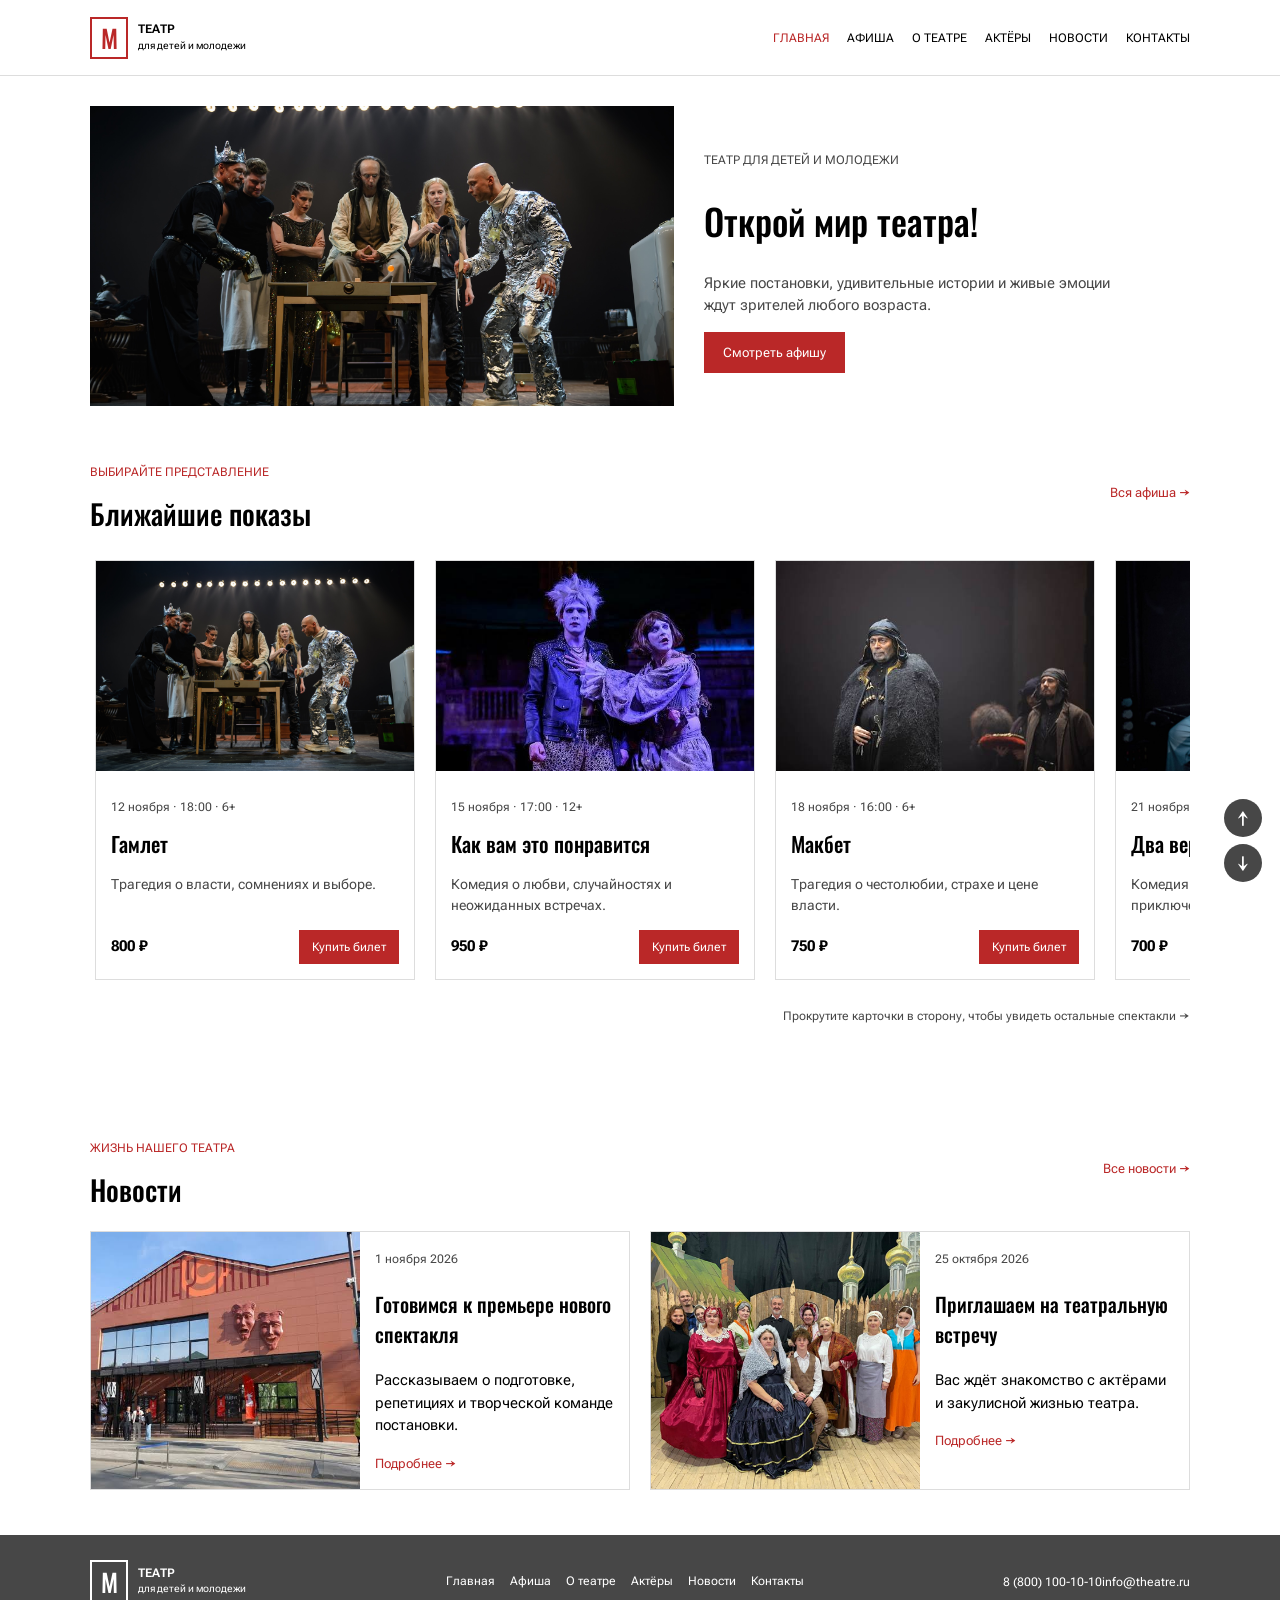
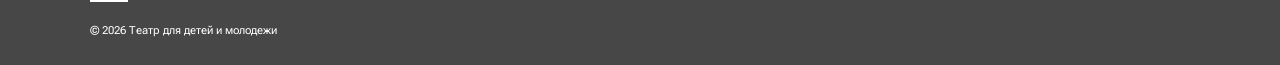
<file: index.html>
<!DOCTYPE html>
<html lang="ru">
<head>
  <meta charset="UTF-8">
  <meta name="viewport" content="width=device-width, initial-scale=1.0">
  <meta name="description" content="Театр для детей и молодежи — спектакли, афиша и новости.">
  <title>Театр для детей и молодежи — Главная</title>
  <link rel="stylesheet" href="css/style.css">
</head>
<body id="top">
  <header class="site-header">
    <div class="header-inner">
      <a class="logo" href="index.html" aria-label="На главную">
        <span class="logo-mark">М</span>
        <span class="logo-name">ТЕАТР<br><small>для детей и молодежи</small></span>
      </a>

      <nav class="main-nav" aria-label="Основная навигация">
        <a class="active" href="index.html">Главная</a>
        <a href="pages/afisha.html">Афиша</a>
        <a href="pages/about.html">О театре</a>
        <a href="pages/actors.html">Актёры</a>
        <a href="pages/news.html">Новости</a>
        <a href="pages/contacts.html">Контакты</a>
      </nav>
    </div>
  </header>

  <main>
    <section class="hero container" aria-label="Главный спектакль">
      <a class="hero-poster" href="pages/performance-1.html"><img src="images/hamlet.jpg" alt="Афиша спектакля Гамлет"></a>
      <div class="hero-info">
        <p class="eyebrow">Театр для детей и молодежи</p>
        <h1>Открой мир театра!</h1>
        <p>Яркие постановки, удивительные истории и живые эмоции ждут зрителей любого возраста.</p>
        <a class="button button-red" href="pages/afisha.html">Смотреть афишу</a>
      </div>
    </section>

    <section class="section container" id="performances">
      <div class="section-heading">
        <div>
          <p class="eyebrow">Выбирайте представление</p>
          <h2><a href="pages/afisha.html">Ближайшие показы</a></h2>
        </div>
        <a class="text-link" href="pages/afisha.html">Вся афиша <span aria-hidden="true">→</span></a>
      </div>

      <div class="performance-carousel">
        <article class="performance-card">
          <a class="card-poster" href="pages/performance-1.html"><img src="images/hamlet.jpg" alt="Спектакль Гамлет"></a>
          <div class="card-content">
            <p class="card-meta">12 ноября · 18:00 · 6+</p>
            <h3><a href="pages/performance-1.html">Гамлет</a></h3>
            <p class="card-description">Трагедия о власти, сомнениях и выборе.</p>
            <div class="card-bottom"><strong>800 ₽</strong><a class="button button-small" href="pages/tickets-1.html">Купить билет</a></div>
          </div>
        </article>

        <article class="performance-card">
          <a class="card-poster" href="pages/performance-2.html"><img src="images/as-you-like-it.jpg" alt="Спектакль Как вам это понравится"></a>
          <div class="card-content">
            <p class="card-meta">15 ноября · 17:00 · 12+</p>
            <h3><a href="pages/performance-2.html">Как вам это понравится</a></h3>
            <p class="card-description">Комедия о любви, случайностях и неожиданных встречах.</p>
            <div class="card-bottom"><strong>950 ₽</strong><a class="button button-small" href="pages/tickets-2.html">Купить билет</a></div>
          </div>
        </article>

        <article class="performance-card">
          <a class="card-poster" href="pages/performance-3.html"><img src="images/macbeth.jpg" alt="Спектакль Макбет"></a>
          <div class="card-content">
            <p class="card-meta">18 ноября · 16:00 · 6+</p>
            <h3><a href="pages/performance-3.html">Макбет</a></h3>
            <p class="card-description">Трагедия о честолюбии, страхе и цене власти.</p>
            <div class="card-bottom"><strong>750 ₽</strong><a class="button button-small" href="pages/tickets-3.html">Купить билет</a></div>
          </div>
        </article>

        <article class="performance-card">
          <a class="card-poster" href="pages/performance-4.html"><img src="images/two-gentlemen.jpg" alt="Спектакль Два веронца"></a>
          <div class="card-content">
            <p class="card-meta">21 ноября · 18:00 · 0+</p>
            <h3><a href="pages/performance-4.html">Два веронца</a></h3>
            <p class="card-description">Комедия о двух братьях, любви и приключениях.</p>
            <div class="card-bottom"><strong>700 ₽</strong><a class="button button-small" href="pages/tickets-4.html">Купить билет</a></div>
          </div>
        </article>
      </div>
      <p class="scroll-hint">Прокрутите карточки в сторону, чтобы увидеть остальные спектакли →</p>
    </section>

    <section class="section news-section">
      <div class="container">
        <div class="section-heading">
          <div>
            <p class="eyebrow">Жизнь нашего театра</p>
            <h2><a href="pages/news.html">Новости</a></h2>
          </div>
          <a class="text-link" href="pages/news.html">Все новости <span aria-hidden="true">→</span></a>
        </div>
        <div class="news-grid">
          <article class="news-card">
            <a class="news-image" href="pages/news.html"><img src="images/news-1.jpg" alt="Новости театра"></a>
            <div class="news-copy">
              <time datetime="2026-11-01">1 ноября 2026</time>
              <h3><a href="pages/news.html">Готовимся к премьере нового спектакля</a></h3>
              <p>Рассказываем о подготовке, репетициях и творческой команде постановки.</p>
              <a class="text-link" href="pages/news.html">Подробнее →</a>
            </div>
          </article>
          <article class="news-card">
            <a class="news-image" href="pages/news.html"><img src="images/news-2.jpg" alt="Жизнь театра"></a>
            <div class="news-copy">
              <time datetime="2026-10-25">25 октября 2026</time>
              <h3><a href="pages/news.html">Приглашаем на театральную встречу</a></h3>
              <p>Вас ждёт знакомство с актёрами и закулисной жизнью театра.</p>
              <a class="text-link" href="pages/news.html">Подробнее →</a>
            </div>
          </article>
        </div>
      </div>
    </section>
  </main>

  <footer class="site-footer">
    <div class="container footer-inner">
      <a class="logo logo-footer" href="index.html">
        <span class="logo-mark">М</span>
        <span class="logo-name">ТЕАТР<br><small>для детей и молодежи</small></span>
      </a>
      <nav class="footer-nav" aria-label="Навигация в подвале">
        <a href="index.html">Главная</a><a href="pages/afisha.html">Афиша</a>
        <a href="pages/about.html">О театре</a><a href="pages/actors.html">Актёры</a>
        <a href="pages/news.html">Новости</a><a href="pages/contacts.html">Контакты</a>
      </nav>
      <div class="footer-contact"><a href="tel:88001001010">8 (800) 100-10-10</a><a href="mailto:info@theatre.ru">info@theatre.ru</a></div>
      <p class="copyright">© 2026 Театр для детей и молодежи</p>
    </div>
  </footer><div id="bottom"></div>
<div class="scroll-controls" aria-label="Прокрутка страницы"><a href="#top" class="scroll-button" aria-label="Наверх" title="Наверх">↑</a><a href="#bottom" class="scroll-button" aria-label="Вниз" title="Вниз">↓</a></div></body>
</html>
</file>
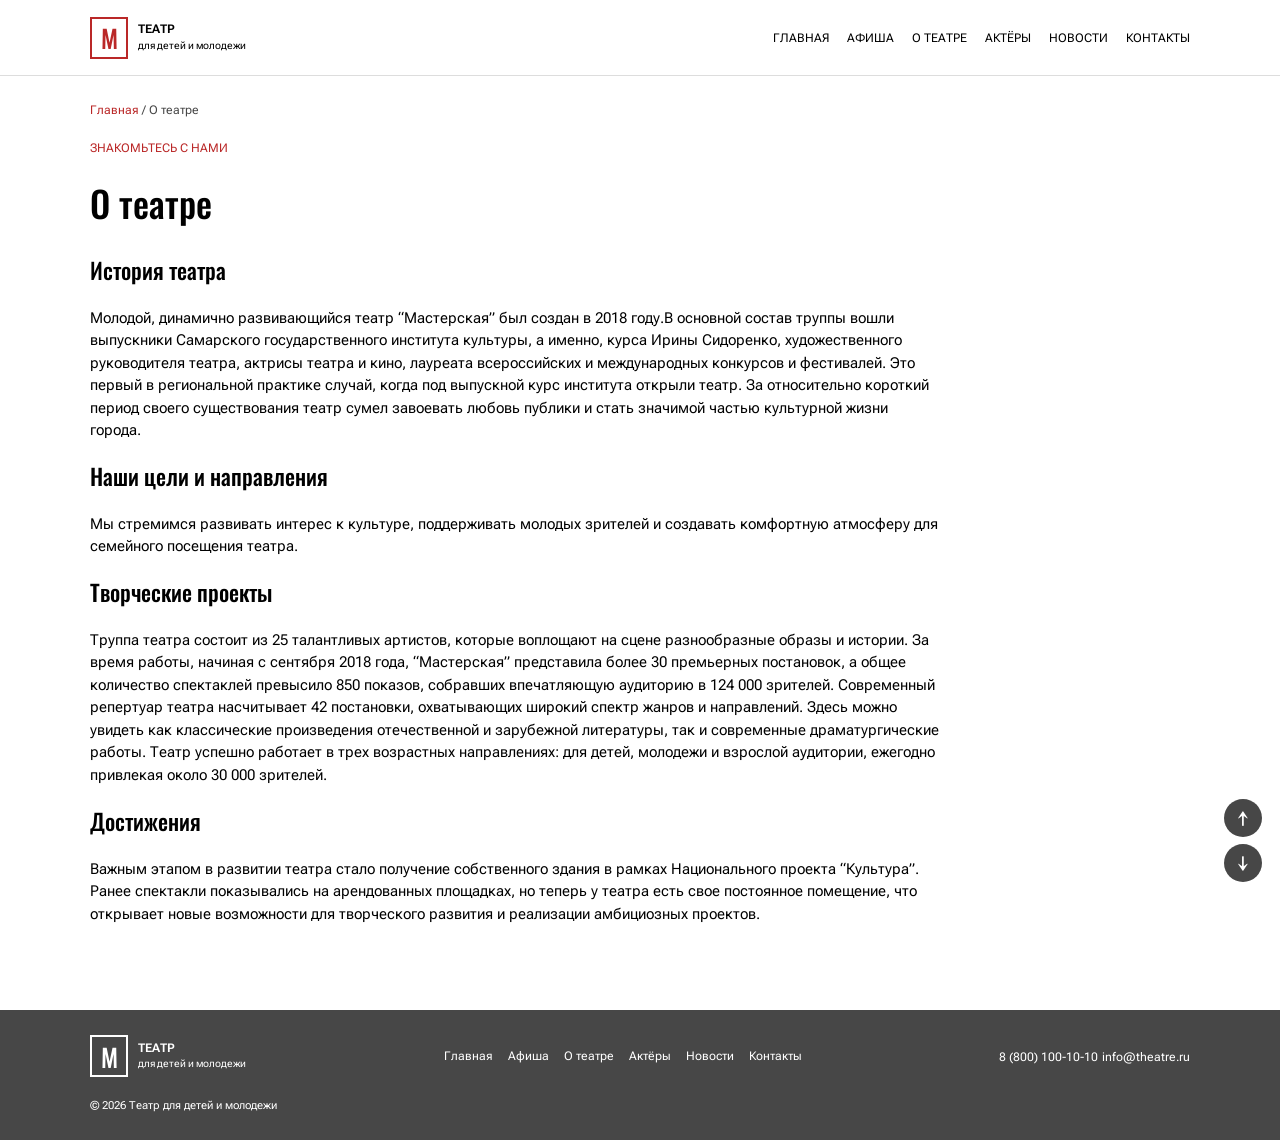
<file: pages/about.html>
<!DOCTYPE html>
<html lang="ru">
    <head>
        <meta charset="UTF-8">
        <meta name="viewport" content="width=device-width, initial-scale=1.0">
        <meta name="description" content="О театре — Театр для детей и молодежи">
        <title>О театре — Театр для детей и молодежи</title>
        <link rel="stylesheet" href="../css/style.css">
    </head>
    <body id="top">
        <header class="site-header">
            <div class="header-inner">
                <a class="logo" href="../index.html">
                    <span class="logo-mark">М</span>
                    <span class="logo-name">
                        ТЕАТР<br>
                        <small>для детей и молодежи</small>
                    </span>
                </a>
                <nav class="main-nav" aria-label="Основная навигация">
                    <a href="../index.html">Главная</a>
                    <a href="afisha.html">Афиша</a>
                    <a href="about.html">О театре</a>
                    <a href="actors.html">Актёры</a>
                    <a href="news.html">Новости</a>
                    <a href="contacts.html">Контакты</a>
                </nav>
            </div>
        </header>
        <main class="container inner-page">
            <div class="breadcrumbs">
                <a href="../index.html">Главная</a> / О театре
            </div>
            <p class="eyebrow">Знакомьтесь с нами</p>
            <h1>О театре</h1>
            <div class="content-section">
                <h2>История театра</h2>
                <p>Молодой, динамично развивающийся театр “Мастерская” был создан в 2018 году.В основной состав труппы вошли выпускники Самарского государственного института культуры, а именно, курса Ирины Сидоренко, художественного руководителя театра, актрисы театра и кино, лауреата всероссийских и международных конкурсов и фестивалей. Это первый в региональной практике случай, когда под выпускной курс института открыли театр. За относительно короткий период своего существования театр сумел завоевать любовь публики и стать значимой частью культурной жизни города.</p>
                <h2>Наши цели и направления</h2>
                <p>Мы стремимся развивать интерес к культуре, поддерживать молодых зрителей и создавать комфортную атмосферу для семейного посещения театра.</p>
                <h2>Творческие проекты</h2>
                <p>Труппа театра состоит из 25 талантливых артистов, которые воплощают на сцене разнообразные образы и истории. За время работы, начиная с сентября 2018 года, “Мастерская” представила более 30 премьерных постановок, а общее количество спектаклей превысило 850 показов, собравших впечатляющую аудиторию в 124 000 зрителей.

Современный репертуар театра насчитывает 42 постановки, охватывающих широкий спектр жанров и направлений. Здесь можно увидеть как классические произведения отечественной и зарубежной литературы, так и современные драматургические работы. Театр успешно работает в трех возрастных направлениях: для детей, молодежи и взрослой аудитории, ежегодно привлекая около 30 000 зрителей.</p>
                <h2>Достижения</h2>
                <p>
Важным этапом в развитии театра стало получение собственного здания в рамках Национального проекта “Культура”. Ранее спектакли показывались на арендованных площадках, но теперь у театра есть свое постоянное помещение, что открывает новые возможности для творческого развития и реализации амбициозных проектов.</p>
            </div>
        </main>
        <footer class="site-footer">
            <div class="container footer-inner">
                <a class="logo logo-footer" href="../index.html">
                    <span class="logo-mark">М</span>
                    <span class="logo-name">
                        ТЕАТР<br>
                        <small>для детей и молодежи</small>
                    </span>
                </a>
                <nav class="footer-nav">
                    <a href="../index.html">Главная</a>
                    <a href="afisha.html">Афиша</a>
                    <a href="about.html">О театре</a>
                    <a href="actors.html">Актёры</a>
                    <a href="news.html">Новости</a>
                    <a href="contacts.html">Контакты</a>
                </nav>
                <div class="footer-contact">
                    <a href="tel:88001001010">8 (800) 100-10-10</a>
                    <a href="mailto:info@theatre.ru">info@theatre.ru</a>
                </div>
                <p class="copyright">© 2026 Театр для детей и молодежи</p>
            </div>
        </footer>
        <div id="bottom"></div>
        <div class="scroll-controls" aria-label="Прокрутка страницы">
            <a href="#top" class="scroll-button" aria-label="Наверх" title="Наверх">↑</a>
            <a href="#bottom" class="scroll-button" aria-label="Вниз" title="Вниз">↓</a>
        </div>
    </body>
</html>
</file>
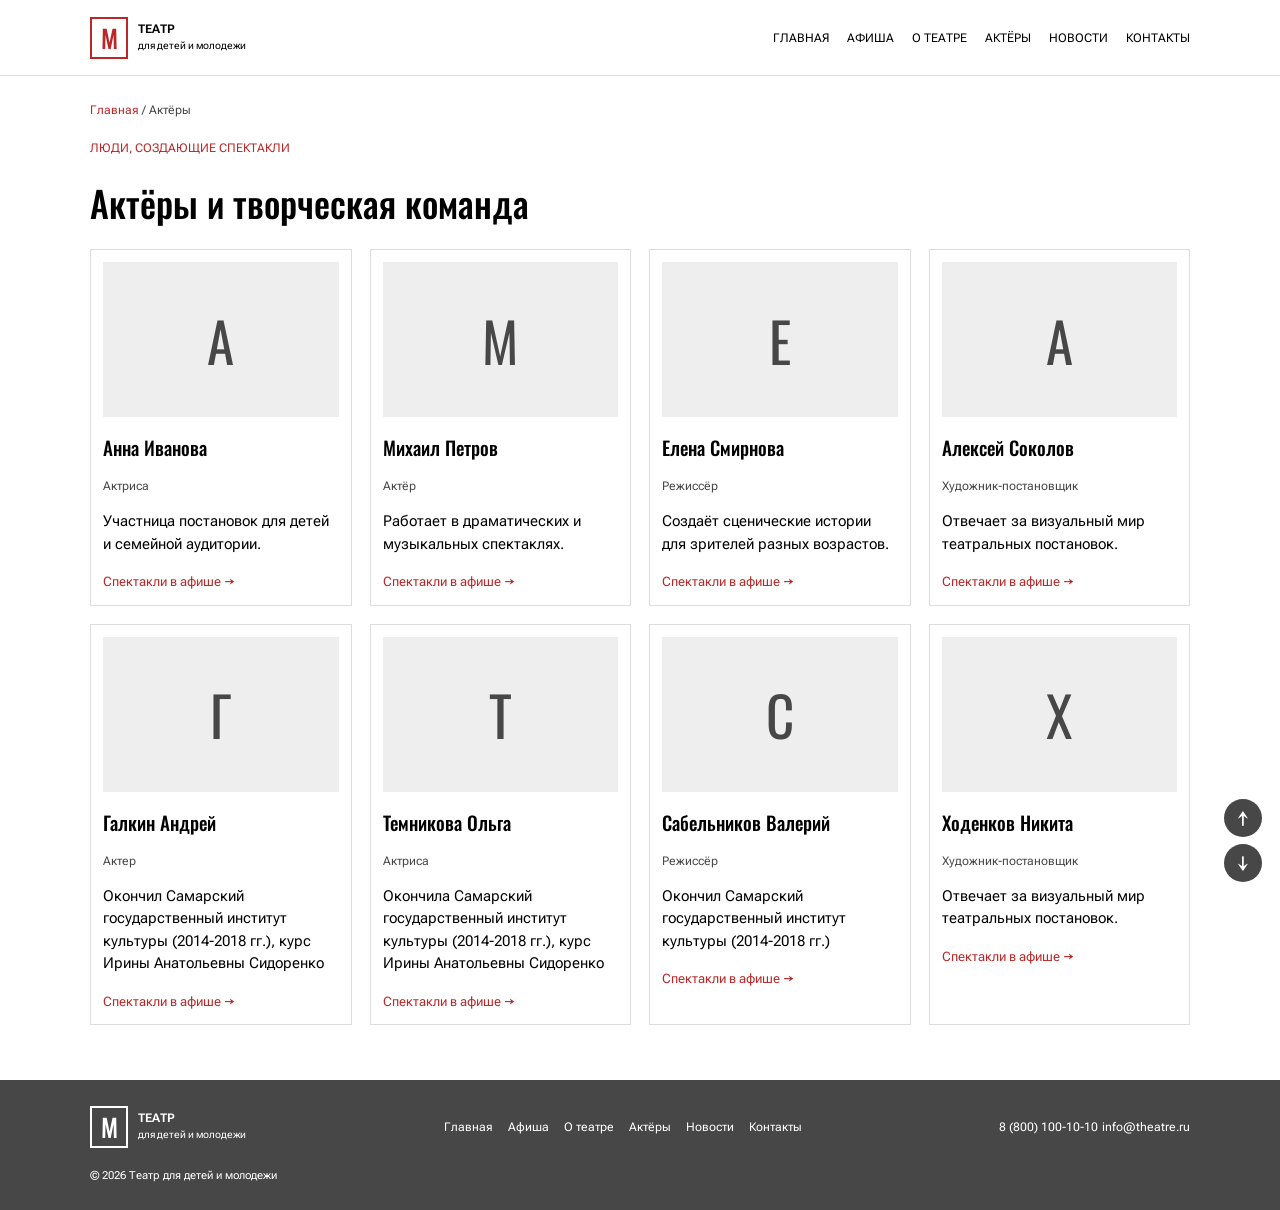
<file: pages/actors.html>
<!DOCTYPE html>
<html lang="ru">
    <head>
        <meta charset="UTF-8">
        <meta name="viewport" content="width=device-width, initial-scale=1.0">
        <meta name="description" content="Актёры — Театр для детей и молодежи">
        <title>Актёры — Театр для детей и молодежи</title>
        <link rel="stylesheet" href="../css/style.css">
    </head>
    <body id="top">
        <header class="site-header">
            <div class="header-inner">
                <a class="logo" href="../index.html">
                    <span class="logo-mark">М</span>
                    <span class="logo-name">
                        ТЕАТР<br>
                        <small>для детей и молодежи</small>
                    </span>
                </a>
                <nav class="main-nav" aria-label="Основная навигация">
                    <a href="../index.html">Главная</a>
                    <a href="afisha.html">Афиша</a>
                    <a href="about.html">О театре</a>
                    <a href="actors.html">Актёры</a>
                    <a href="news.html">Новости</a>
                    <a href="contacts.html">Контакты</a>
                </nav>
            </div>
        </header>
        <main class="container inner-page">
            <div class="breadcrumbs">
                <a href="../index.html">Главная</a> / Актёры
            </div>
            <p class="eyebrow">Люди, создающие спектакли</p>
            <h1>Актёры и творческая команда</h1>
            <div class="people-grid">
                <article class="person-card">
                    <div class="person-placeholder">А</div>
                    <h2>Анна Иванова</h2>
                    <p class="card-meta">Актриса</p>
                    <p>Участница постановок для детей и семейной аудитории.</p>
                    <a class="text-link" href="afisha.html">Спектакли в афише →</a>
                </article>
                <article class="person-card">
                    <div class="person-placeholder">М</div>
                    <h2>Михаил Петров</h2>
                    <p class="card-meta">Актёр</p>
                    <p>Работает в драматических и музыкальных спектаклях.</p>
                    <a class="text-link" href="afisha.html">Спектакли в афише →</a>
                </article>
                <article class="person-card">
                    <div class="person-placeholder">Е</div>
                    <h2>Елена Смирнова</h2>
                    <p class="card-meta">Режиссёр</p>
                    <p>Создаёт сценические истории для зрителей разных возрастов.</p>
                    <a class="text-link" href="afisha.html">Спектакли в афише →</a>
                </article>
                <article class="person-card">
                    <div class="person-placeholder">А</div>
                    <h2>Алексей Соколов</h2>
                    <p class="card-meta">Художник-постановщик</p>
                    <p>Отвечает за визуальный мир театральных постановок.</p>
                    <a class="text-link" href="afisha.html">Спектакли в афише →</a>
                </article>
                <article class="person-card">
                    <div class="person-placeholder">Г</div>
                    <h2>Галкин Андрей</h2>
                    <p class="card-meta">Актер</p>
                    <p>Окончил Самарский государственный институт культуры (2014-2018 гг.), курс Ирины Анатольевны Сидоренко</p>
                    <a class="text-link" href="afisha.html">Спектакли в афише →</a>
                </article>
                <article class="person-card">
                    <div class="person-placeholder">Т</div>
                    <h2>Темникова Ольга</h2>
                    <p class="card-meta">Актриса</p>
                    <p>Окончила Самарский государственный институт культуры (2014-2018 гг.), курс Ирины Анатольевны Сидоренко</p>
                    <a class="text-link" href="afisha.html">Спектакли в афише →</a>
                </article>
                <article class="person-card">
                    <div class="person-placeholder">С</div>
                    <h2>Сабельников Валерий</h2>
                    <p class="card-meta">Режиссёр</p>
                    <p>Окончил Самарский государственный институт культуры (2014-2018 гг.)</p>
                    <a class="text-link" href="afisha.html">Спектакли в афише →</a>
                </article>
                <article class="person-card">
                    <div class="person-placeholder">Х</div>
                    <h2>Ходенков Никита</h2>
                    <p class="card-meta">Художник-постановщик</p>
                    <p>Отвечает за визуальный мир театральных постановок.</p>
                    <a class="text-link" href="afisha.html">Спектакли в афише →</a>
                </article>
            </div>
        </main>
        <footer class="site-footer">
            <div class="container footer-inner">
                <a class="logo logo-footer" href="../index.html">
                    <span class="logo-mark">М</span>
                    <span class="logo-name">
                        ТЕАТР<br>
                        <small>для детей и молодежи</small>
                    </span>
                </a>
                <nav class="footer-nav">
                    <a href="../index.html">Главная</a>
                    <a href="afisha.html">Афиша</a>
                    <a href="about.html">О театре</a>
                    <a href="actors.html">Актёры</a>
                    <a href="news.html">Новости</a>
                    <a href="contacts.html">Контакты</a>
                </nav>
                <div class="footer-contact">
                    <a href="tel:88001001010">8 (800) 100-10-10</a>
                    <a href="mailto:info@theatre.ru">info@theatre.ru</a>
                </div>
                <p class="copyright">© 2026 Театр для детей и молодежи</p>
            </div>
        </footer>
        <div id="bottom"></div>
        <div class="scroll-controls" aria-label="Прокрутка страницы">
            <a href="#top" class="scroll-button" aria-label="Наверх" title="Наверх">↑</a>
            <a href="#bottom" class="scroll-button" aria-label="Вниз" title="Вниз">↓</a>
        </div>
    </body>
</html>
</file>
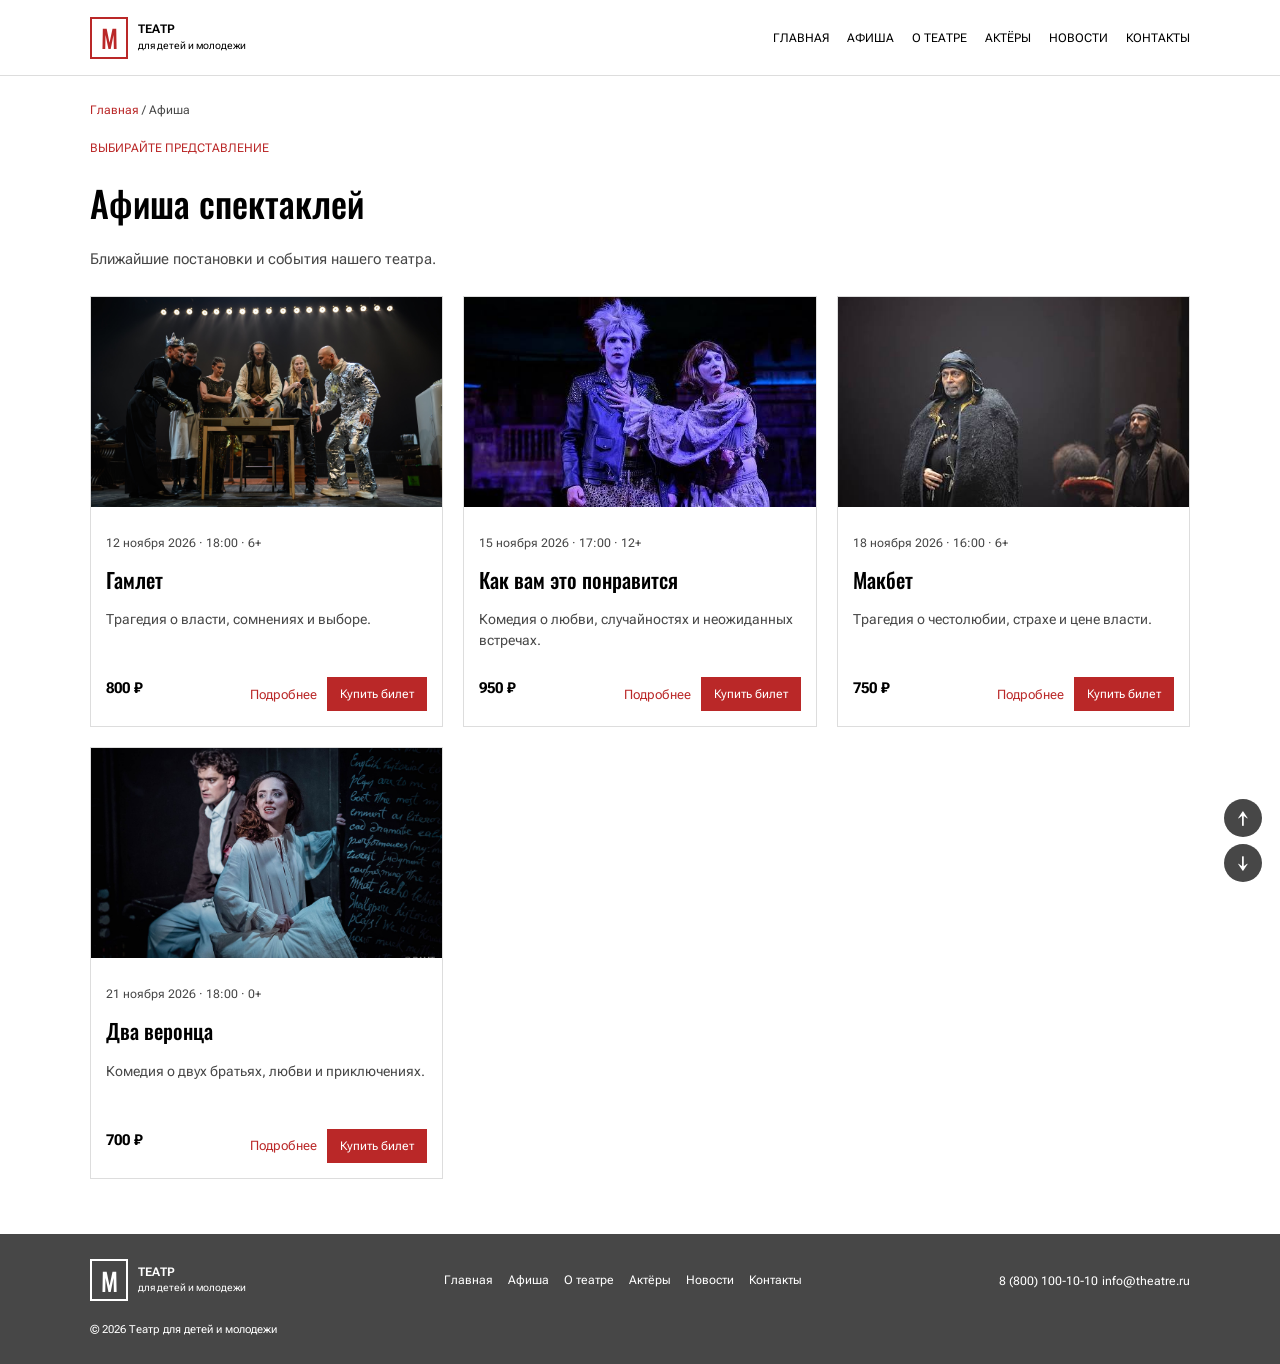
<file: pages/afisha.html>
<!DOCTYPE html>
<html lang="ru">
    <head>
        <meta charset="UTF-8">
        <meta name="viewport" content="width=device-width, initial-scale=1.0">
        <meta name="description" content="Афиша — Театр для детей и молодежи">
        <title>Афиша — Театр для детей и молодежи</title>
        <link rel="stylesheet" href="../css/style.css">
    </head>
    <body id="top">
        <header class="site-header">
            <div class="header-inner">
                <a class="logo" href="../index.html">
                    <span class="logo-mark">М</span>
                    <span class="logo-name">
                        ТЕАТР<br>
                        <small>для детей и молодежи</small>
                    </span>
                </a>
                <nav class="main-nav" aria-label="Основная навигация">
                    <a href="../index.html">Главная</a>
                    <a href="afisha.html">Афиша</a>
                    <a href="about.html">О театре</a>
                    <a href="actors.html">Актёры</a>
                    <a href="news.html">Новости</a>
                    <a href="contacts.html">Контакты</a>
                </nav>
            </div>
        </header>
        <main class="container inner-page">
            <div class="breadcrumbs">
                <a href="../index.html">Главная</a> / Афиша
            </div>
            <p class="eyebrow">Выбирайте представление</p>
            <h1>Афиша спектаклей</h1>
            <p class="lead">Ближайшие постановки и события нашего театра.</p>
            <div class="afisha-grid">
                <article class="performance-card">
                    <a class="card-poster" href="performance-1.html">
                        <img src="../images/hamlet.jpg" alt="Спектакль Гамлет">
                    </a>
                    <div class="card-content">
                        <p class="card-meta">12 ноября 2026 · 18:00 · 6+</p>
                        <h3>
                            <a href="performance-1.html">Гамлет</a>
                        </h3>
                        <p class="card-description">Трагедия о власти, сомнениях и выборе.</p>
                        <div class="card-bottom">
                            <strong>800 ₽</strong>
                            <div class="card-actions">
                                <a class="text-link" href="performance-1.html">Подробнее</a>
                                <a class="button button-small" href="tickets-1.html">Купить билет</a>
                            </div>
                        </div>
                    </div>
                </article>
                <article class="performance-card">
                    <a class="card-poster" href="performance-2.html">
                        <img src="../images/as-you-like-it.jpg" alt="Спектакль Как вам это понравится">
                    </a>
                    <div class="card-content">
                        <p class="card-meta">15 ноября 2026 · 17:00 · 12+</p>
                        <h3>
                            <a href="performance-2.html">Как вам это понравится</a>
                        </h3>
                        <p class="card-description">Комедия о любви, случайностях и неожиданных встречах.</p>
                        <div class="card-bottom">
                            <strong>950 ₽</strong>
                            <div class="card-actions">
                                <a class="text-link" href="performance-2.html">Подробнее</a>
                                <a class="button button-small" href="tickets-2.html">Купить билет</a>
                            </div>
                        </div>
                    </div>
                </article>
                <article class="performance-card">
                    <a class="card-poster" href="performance-3.html">
                        <img src="../images/macbeth.jpg" alt="Спектакль Макбет">
                    </a>
                    <div class="card-content">
                        <p class="card-meta">18 ноября 2026 · 16:00 · 6+</p>
                        <h3>
                            <a href="performance-3.html">Макбет</a>
                        </h3>
                        <p class="card-description">Трагедия о честолюбии, страхе и цене власти.</p>
                        <div class="card-bottom">
                            <strong>750 ₽</strong>
                            <div class="card-actions">
                                <a class="text-link" href="performance-3.html">Подробнее</a>
                                <a class="button button-small" href="tickets-3.html">Купить билет</a>
                            </div>
                        </div>
                    </div>
                </article>
                <article class="performance-card">
                    <a class="card-poster" href="performance-4.html">
                        <img src="../images/two-gentlemen.jpg" alt="Спектакль Два веронца">
                    </a>
                    <div class="card-content">
                        <p class="card-meta">21 ноября 2026 · 18:00 · 0+</p>
                        <h3>
                            <a href="performance-4.html">Два веронца</a>
                        </h3>
                        <p class="card-description">Комедия о двух братьях, любви и приключениях.</p>
                        <div class="card-bottom">
                            <strong>700 ₽</strong>
                            <div class="card-actions">
                                <a class="text-link" href="performance-4.html">Подробнее</a>
                                <a class="button button-small" href="tickets-4.html">Купить билет</a>
                            </div>
                        </div>
                    </div>
                </article>
            </div>
        </main>
        <footer class="site-footer">
            <div class="container footer-inner">
                <a class="logo logo-footer" href="../index.html">
                    <span class="logo-mark">М</span>
                    <span class="logo-name">
                        ТЕАТР<br>
                        <small>для детей и молодежи</small>
                    </span>
                </a>
                <nav class="footer-nav">
                    <a href="../index.html">Главная</a>
                    <a href="afisha.html">Афиша</a>
                    <a href="about.html">О театре</a>
                    <a href="actors.html">Актёры</a>
                    <a href="news.html">Новости</a>
                    <a href="contacts.html">Контакты</a>
                </nav>
                <div class="footer-contact">
                    <a href="tel:88001001010">8 (800) 100-10-10</a>
                    <a href="mailto:info@theatre.ru">info@theatre.ru</a>
                </div>
                <p class="copyright">© 2026 Театр для детей и молодежи</p>
            </div>
        </footer>
        <div id="bottom"></div>
        <div class="scroll-controls" aria-label="Прокрутка страницы">
            <a href="#top" class="scroll-button" aria-label="Наверх" title="Наверх">↑</a>
            <a href="#bottom" class="scroll-button" aria-label="Вниз" title="Вниз">↓</a>
        </div>
    </body>
</html>
</file>
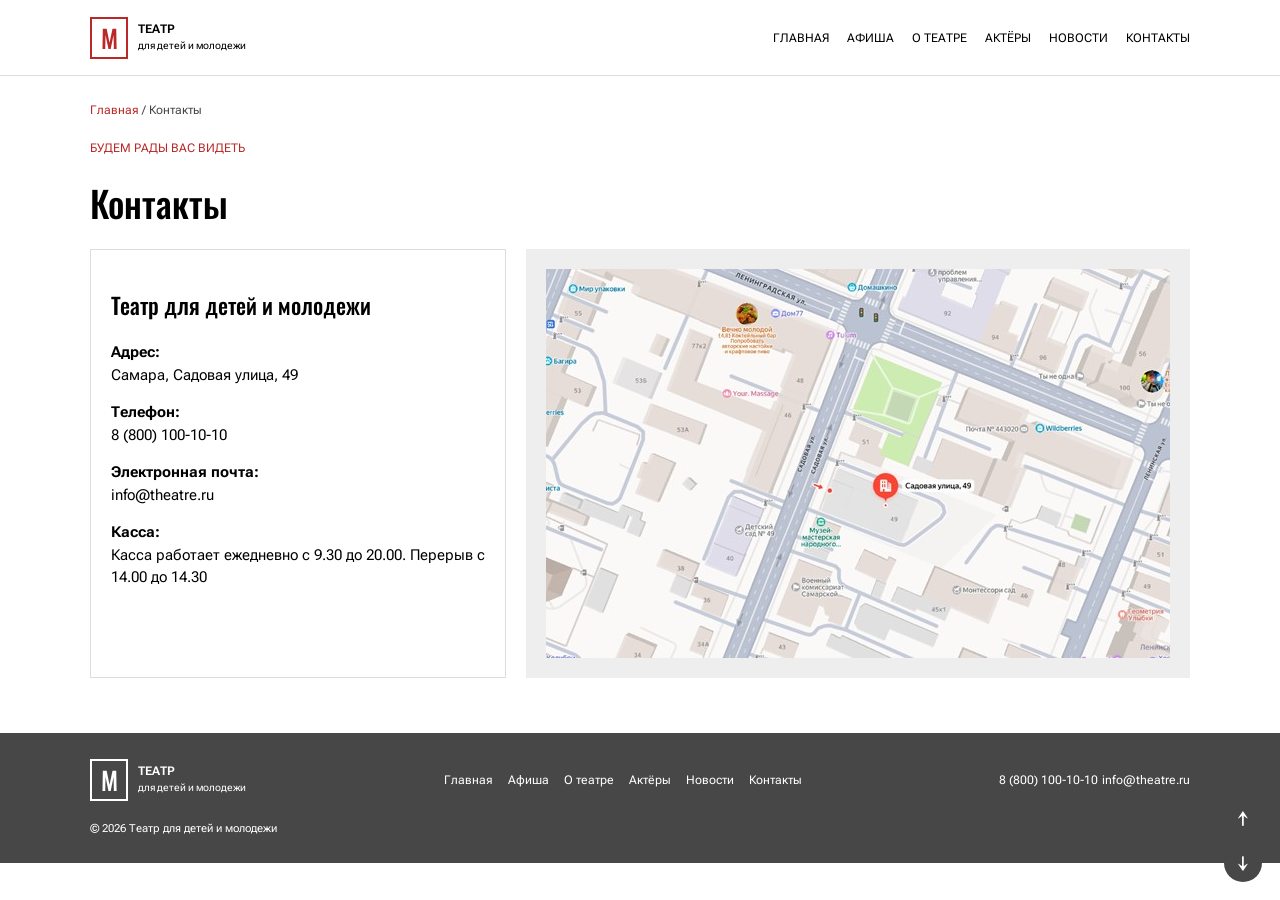
<file: pages/contacts.html>
<!DOCTYPE html>
<html lang="ru">
    <head>
        <meta charset="UTF-8">
        <meta name="viewport" content="width=device-width, initial-scale=1.0">
        <meta name="description" content="Контакты — Театр для детей и молодежи">
        <title>Контакты — Театр для детей и молодежи</title>
        <link rel="stylesheet" href="../css/style.css">
    </head>
    <body id="top">
        <header class="site-header">
            <div class="header-inner">
                <a class="logo" href="../index.html">
                    <span class="logo-mark">М</span>
                    <span class="logo-name">
                        ТЕАТР<br>
                        <small>для детей и молодежи</small>
                    </span>
                </a>
                <nav class="main-nav" aria-label="Основная навигация">
                    <a href="../index.html">Главная</a>
                    <a href="afisha.html">Афиша</a>
                    <a href="about.html">О театре</a>
                    <a href="actors.html">Актёры</a>
                    <a href="news.html">Новости</a>
                    <a href="contacts.html">Контакты</a>
                </nav>
            </div>
        </header>
        <main class="container inner-page">
            <div class="breadcrumbs">
                <a href="../index.html">Главная</a> / Контакты
            </div>
            <p class="eyebrow">Будем рады вас видеть</p>
            <h1>Контакты</h1>
            <div class="contact-grid">
                <section class="contact-card">
                    <h2>Театр для детей и молодежи</h2>
                    <p>
                        <strong>Адрес:</strong>
                        <br>Самара, Садовая улица, 49
                    </p>
                    <p>
                        <strong>Телефон:</strong>
                        <br>
                        <a href="tel:88001001010">8 (800) 100-10-10</a>
                    </p>
                    <p>
                        <strong>Электронная почта:</strong>
                        <br>
                        <a href="mailto:info@theatre.ru">info@theatre.ru</a>
                    </p>
                    <p>
                        <strong>Касса:</strong>
                        <br>Касса работает ежедневно с 9.30 до 20.00. Перерыв с 14.00 до 14.30
                    </p>
                </section>
                <div class="map-placeholder"><img src="../images/karta.jpg" alt="Карта"></div>
            </div>
        </main>
        <footer class="site-footer">
            <div class="container footer-inner">
                <a class="logo logo-footer" href="../index.html">
                    <span class="logo-mark">М</span>
                    <span class="logo-name">
                        ТЕАТР<br>
                        <small>для детей и молодежи</small>
                    </span>
                </a>
                <nav class="footer-nav">
                    <a href="../index.html">Главная</a>
                    <a href="afisha.html">Афиша</a>
                    <a href="about.html">О театре</a>
                    <a href="actors.html">Актёры</a>
                    <a href="news.html">Новости</a>
                    <a href="contacts.html">Контакты</a>
                </nav>
                <div class="footer-contact">
                    <a href="tel:88001001010">8 (800) 100-10-10</a>
                    <a href="mailto:info@theatre.ru">info@theatre.ru</a>
                </div>
                <p class="copyright">© 2026 Театр для детей и молодежи</p>
            </div>
        </footer>
        <div id="bottom"></div>
        <div class="scroll-controls" aria-label="Прокрутка страницы">
            <a href="#top" class="scroll-button" aria-label="Наверх" title="Наверх">↑</a>
            <a href="#bottom" class="scroll-button" aria-label="Вниз" title="Вниз">↓</a>
        </div>
    </body>
</html>
</file>
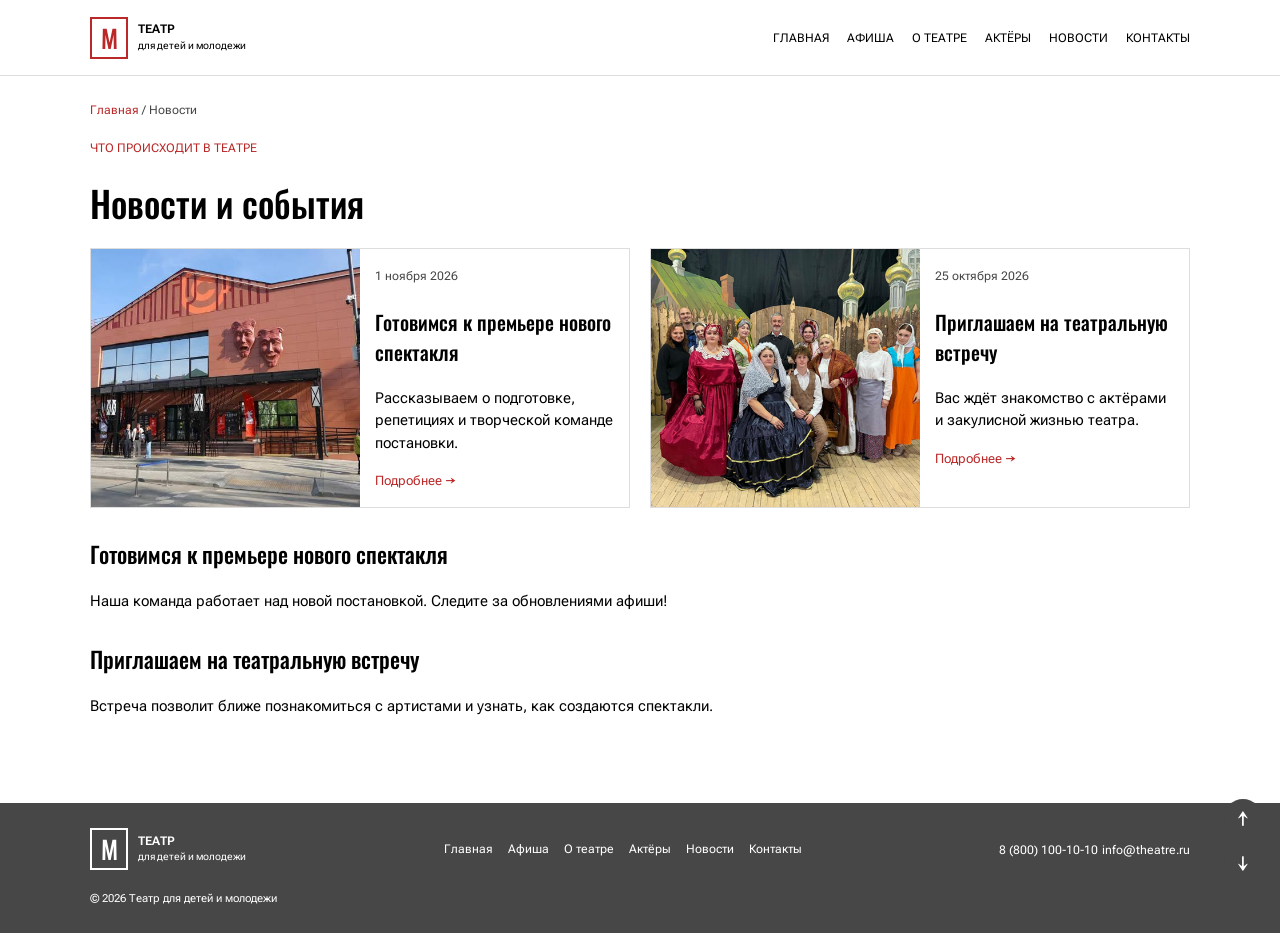
<file: pages/news.html>
<!DOCTYPE html>
<html lang="ru">
    <head>
        <meta charset="UTF-8">
        <meta name="viewport" content="width=device-width, initial-scale=1.0">
        <meta name="description" content="Новости — Театр для детей и молодежи">
        <title>Новости — Театр для детей и молодежи</title>
        <link rel="stylesheet" href="../css/style.css">
    </head>
    <body id="top">
        <header class="site-header">
            <div class="header-inner">
                <a class="logo" href="../index.html">
                    <span class="logo-mark">М</span>
                    <span class="logo-name">
                        ТЕАТР<br>
                        <small>для детей и молодежи</small>
                    </span>
                </a>
                <nav class="main-nav" aria-label="Основная навигация">
                    <a href="../index.html">Главная</a>
                    <a href="afisha.html">Афиша</a>
                    <a href="about.html">О театре</a>
                    <a href="actors.html">Актёры</a>
                    <a href="news.html">Новости</a>
                    <a href="contacts.html">Контакты</a>
                </nav>
            </div>
        </header>
        <main class="container inner-page">
            <div class="breadcrumbs">
                <a href="../index.html">Главная</a> / Новости
            </div>
            <p class="eyebrow">Что происходит в театре</p>
            <h1>Новости и события</h1>
            <div class="news-grid news-grid-page">
                <article class="news-card">
                    <div class="news-image">
                        <img src="../images/news-1.jpg" alt="Новости театра">
                    </div>
                    <div class="news-copy">
                        <time>1 ноября 2026</time>
                        <h3>Готовимся к премьере нового спектакля</h3>
                        <p>Рассказываем о подготовке, репетициях и творческой команде постановки.</p>
                        <a class="text-link" href="#news-one">Подробнее →</a>
                    </div>
                </article>
                <article class="news-card">
                    <div class="news-image">
                        <img src="../images/news-2.jpg" alt="Жизнь театра">
                    </div>
                    <div class="news-copy">
                        <time>25 октября 2026</time>
                        <h3>Приглашаем на театральную встречу</h3>
                        <p>Вас ждёт знакомство с актёрами и закулисной жизнью театра.</p>
                        <a class="text-link" href="#news-two">Подробнее →</a>
                    </div>
                </article>
            </div>
            <section id="news-one" class="content-section">
                <h2>Готовимся к премьере нового спектакля</h2>
                <p>Наша команда работает над новой постановкой. Следите за обновлениями афиши!</p>
            </section>
            <section id="news-two" class="content-section">
                <h2>Приглашаем на театральную встречу</h2>
                <p>Встреча позволит ближе познакомиться с артистами и узнать, как создаются спектакли.</p>
            </section>
        </main>
        <footer class="site-footer">
            <div class="container footer-inner">
                <a class="logo logo-footer" href="../index.html">
                    <span class="logo-mark">М</span>
                    <span class="logo-name">
                        ТЕАТР<br>
                        <small>для детей и молодежи</small>
                    </span>
                </a>
                <nav class="footer-nav">
                    <a href="../index.html">Главная</a>
                    <a href="afisha.html">Афиша</a>
                    <a href="about.html">О театре</a>
                    <a href="actors.html">Актёры</a>
                    <a href="news.html">Новости</a>
                    <a href="contacts.html">Контакты</a>
                </nav>
                <div class="footer-contact">
                    <a href="tel:88001001010">8 (800) 100-10-10</a>
                    <a href="mailto:info@theatre.ru">info@theatre.ru</a>
                </div>
                <p class="copyright">© 2026 Театр для детей и молодежи</p>
            </div>
        </footer>
        <div id="bottom"></div>
        <div class="scroll-controls" aria-label="Прокрутка страницы">
            <a href="#top" class="scroll-button" aria-label="Наверх" title="Наверх">↑</a>
            <a href="#bottom" class="scroll-button" aria-label="Вниз" title="Вниз">↓</a>
        </div>
    </body>
</html>
</file>
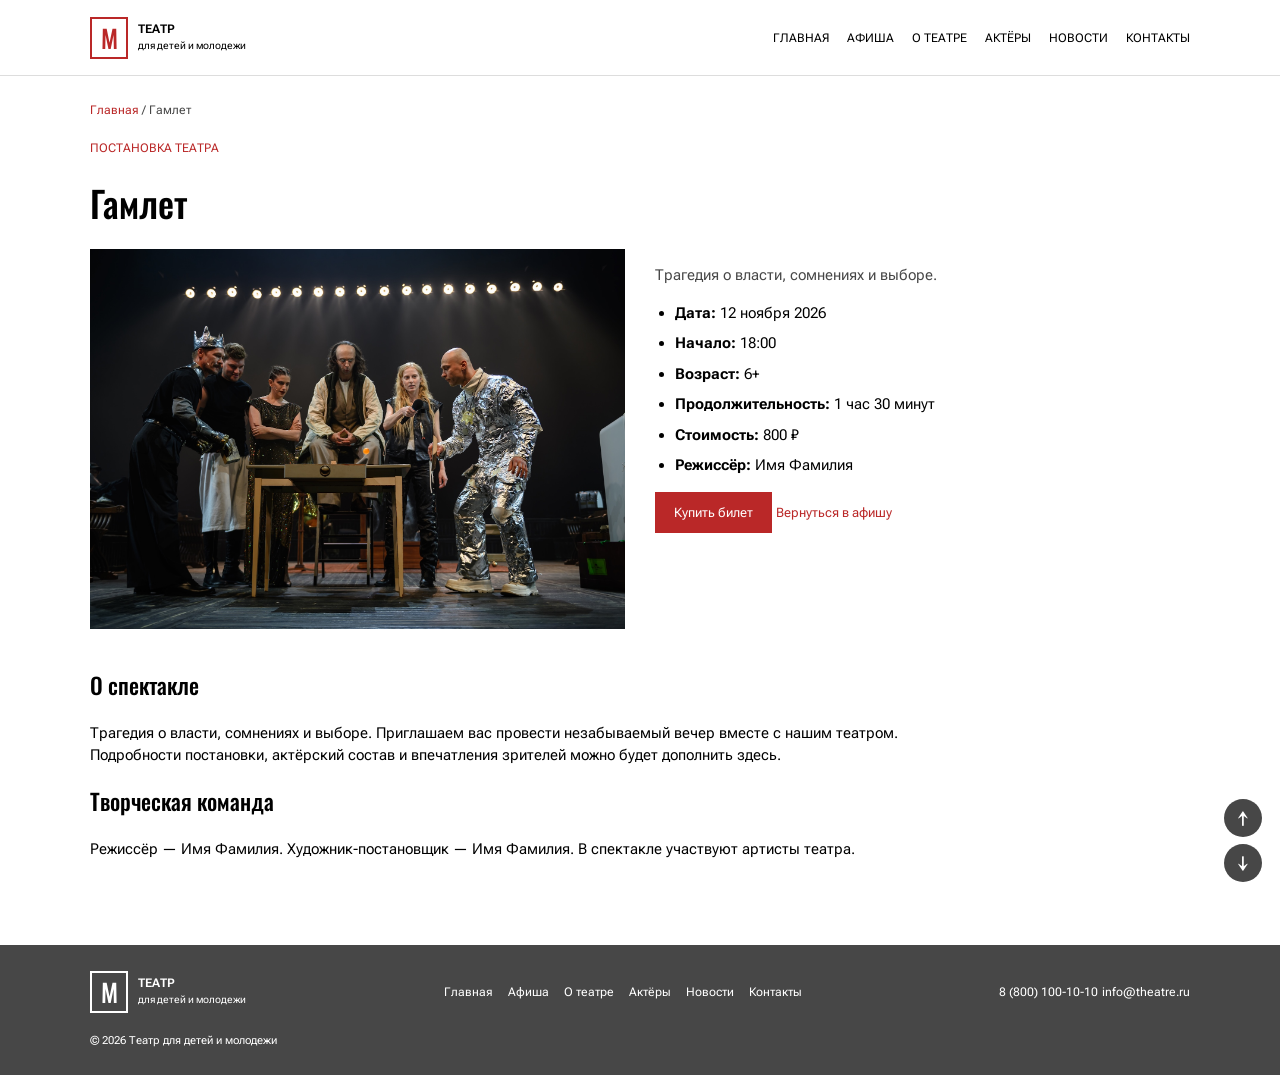
<file: pages/performance-1.html>
<!DOCTYPE html>
<html lang="ru">
    <head>
        <meta charset="UTF-8">
        <meta name="viewport" content="width=device-width, initial-scale=1.0">
        <meta name="description" content="Гамлет — Театр для детей и молодежи">
        <title>Гамлет — Театр для детей и молодежи</title>
        <link rel="stylesheet" href="../css/style.css">
    </head>
    <body id="top">
        <header class="site-header">
            <div class="header-inner">
                <a class="logo" href="../index.html">
                    <span class="logo-mark">М</span>
                    <span class="logo-name">
                        ТЕАТР<br>
                        <small>для детей и молодежи</small>
                    </span>
                </a>
                <nav class="main-nav" aria-label="Основная навигация">
                    <a href="../index.html">Главная</a>
                    <a href="afisha.html">Афиша</a>
                    <a href="about.html">О театре</a>
                    <a href="actors.html">Актёры</a>
                    <a href="news.html">Новости</a>
                    <a href="contacts.html">Контакты</a>
                </nav>
            </div>
        </header>
        <main class="container inner-page">
            <div class="breadcrumbs">
                <a href="../index.html">Главная</a> / Гамлет
            </div>
            <p class="eyebrow">Постановка театра</p>
            <h1>Гамлет</h1>
            <div class="detail-layout">
                <div class="detail-poster">
                    <img src="../images/hamlet.jpg" alt="Спектакль Гамлет">
                </div>
                <div class="detail-info">
                    <p class="lead">Трагедия о власти, сомнениях и выборе.</p>
                    <ul class="detail-list">
                        <li>
                            <strong>Дата:</strong> 12 ноября 2026
                        </li>
                        <li>
                            <strong>Начало:</strong> 18:00
                        </li>
                        <li>
                            <strong>Возраст:</strong> 6+
                        </li>
                        <li>
                            <strong>Продолжительность:</strong> 1 час 30 минут
                        </li>
                        <li>
                            <strong>Стоимость:</strong> 800 ₽
                        </li>
                        <li>
                            <strong>Режиссёр:</strong> Имя Фамилия
                        </li>
                    </ul>
                    <a class="button button-red" href="tickets-1.html">Купить билет</a>
                    <a class="text-link back-link" href="afisha.html">Вернуться в афишу</a>
                </div>
            </div>
            <section class="content-section">
                <h2>О спектакле</h2>
                <p>Трагедия о власти, сомнениях и выборе. Приглашаем вас провести незабываемый вечер вместе с нашим театром. Подробности постановки, актёрский состав и впечатления зрителей можно будет дополнить здесь.</p>
                <h2>Творческая команда</h2>
                <p>Режиссёр — Имя Фамилия. Художник-постановщик — Имя Фамилия. В спектакле участвуют артисты театра.</p>
            </section>
        </main>
        <footer class="site-footer">
            <div class="container footer-inner">
                <a class="logo logo-footer" href="../index.html">
                    <span class="logo-mark">М</span>
                    <span class="logo-name">
                        ТЕАТР<br>
                        <small>для детей и молодежи</small>
                    </span>
                </a>
                <nav class="footer-nav">
                    <a href="../index.html">Главная</a>
                    <a href="afisha.html">Афиша</a>
                    <a href="about.html">О театре</a>
                    <a href="actors.html">Актёры</a>
                    <a href="news.html">Новости</a>
                    <a href="contacts.html">Контакты</a>
                </nav>
                <div class="footer-contact">
                    <a href="tel:88001001010">8 (800) 100-10-10</a>
                    <a href="mailto:info@theatre.ru">info@theatre.ru</a>
                </div>
                <p class="copyright">© 2026 Театр для детей и молодежи</p>
            </div>
        </footer>
        <div id="bottom"></div>
        <div class="scroll-controls" aria-label="Прокрутка страницы">
            <a href="#top" class="scroll-button" aria-label="Наверх" title="Наверх">↑</a>
            <a href="#bottom" class="scroll-button" aria-label="Вниз" title="Вниз">↓</a>
        </div>
    </body>
</html>
</file>
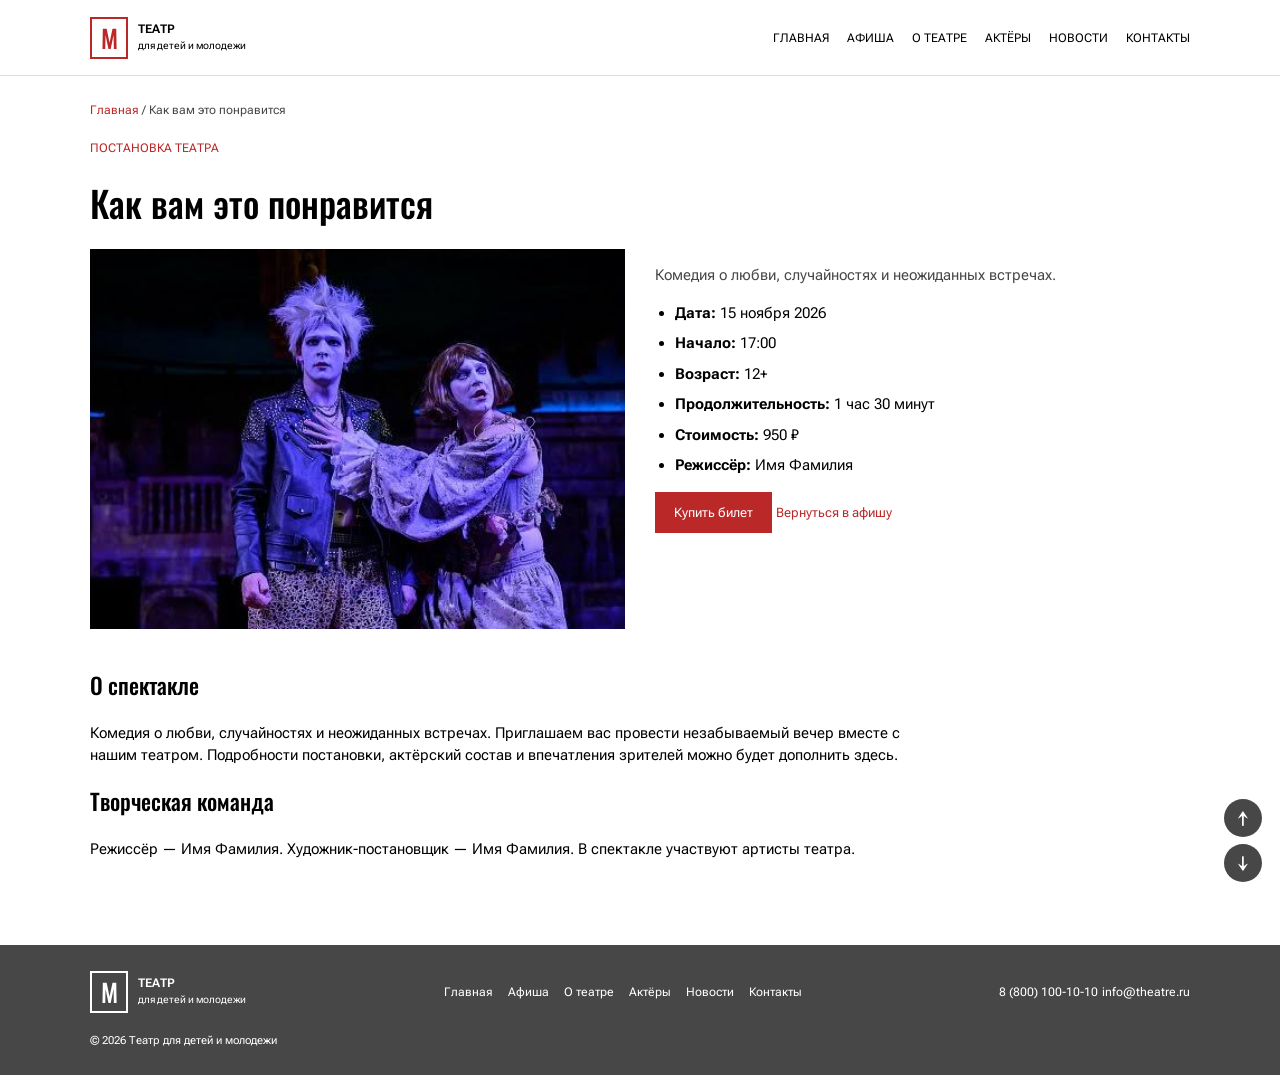
<file: pages/performance-2.html>
<!DOCTYPE html>
<html lang="ru">
    <head>
        <meta charset="UTF-8">
        <meta name="viewport" content="width=device-width, initial-scale=1.0">
        <meta name="description" content="Как вам это понравится — Театр для детей и молодежи">
        <title>Как вам это понравится — Театр для детей и молодежи</title>
        <link rel="stylesheet" href="../css/style.css">
    </head>
    <body id="top">
        <header class="site-header">
            <div class="header-inner">
                <a class="logo" href="../index.html">
                    <span class="logo-mark">М</span>
                    <span class="logo-name">
                        ТЕАТР<br>
                        <small>для детей и молодежи</small>
                    </span>
                </a>
                <nav class="main-nav" aria-label="Основная навигация">
                    <a href="../index.html">Главная</a>
                    <a href="afisha.html">Афиша</a>
                    <a href="about.html">О театре</a>
                    <a href="actors.html">Актёры</a>
                    <a href="news.html">Новости</a>
                    <a href="contacts.html">Контакты</a>
                </nav>
            </div>
        </header>
        <main class="container inner-page">
            <div class="breadcrumbs">
                <a href="../index.html">Главная</a> / Как вам это понравится
            </div>
            <p class="eyebrow">Постановка театра</p>
            <h1>Как вам это понравится</h1>
            <div class="detail-layout">
                <div class="detail-poster">
                    <img src="../images/as-you-like-it.jpg" alt="Спектакль Как вам это понравится">
                </div>
                <div class="detail-info">
                    <p class="lead">Комедия о любви, случайностях и неожиданных встречах.</p>
                    <ul class="detail-list">
                        <li>
                            <strong>Дата:</strong> 15 ноября 2026
                        </li>
                        <li>
                            <strong>Начало:</strong> 17:00
                        </li>
                        <li>
                            <strong>Возраст:</strong> 12+
                        </li>
                        <li>
                            <strong>Продолжительность:</strong> 1 час 30 минут
                        </li>
                        <li>
                            <strong>Стоимость:</strong> 950 ₽
                        </li>
                        <li>
                            <strong>Режиссёр:</strong> Имя Фамилия
                        </li>
                    </ul>
                    <a class="button button-red" href="tickets-2.html">Купить билет</a>
                    <a class="text-link back-link" href="afisha.html">Вернуться в афишу</a>
                </div>
            </div>
            <section class="content-section">
                <h2>О спектакле</h2>
                <p>Комедия о любви, случайностях и неожиданных встречах. Приглашаем вас провести незабываемый вечер вместе с нашим театром. Подробности постановки, актёрский состав и впечатления зрителей можно будет дополнить здесь.</p>
                <h2>Творческая команда</h2>
                <p>Режиссёр — Имя Фамилия. Художник-постановщик — Имя Фамилия. В спектакле участвуют артисты театра.</p>
            </section>
        </main>
        <footer class="site-footer">
            <div class="container footer-inner">
                <a class="logo logo-footer" href="../index.html">
                    <span class="logo-mark">М</span>
                    <span class="logo-name">
                        ТЕАТР<br>
                        <small>для детей и молодежи</small>
                    </span>
                </a>
                <nav class="footer-nav">
                    <a href="../index.html">Главная</a>
                    <a href="afisha.html">Афиша</a>
                    <a href="about.html">О театре</a>
                    <a href="actors.html">Актёры</a>
                    <a href="news.html">Новости</a>
                    <a href="contacts.html">Контакты</a>
                </nav>
                <div class="footer-contact">
                    <a href="tel:88001001010">8 (800) 100-10-10</a>
                    <a href="mailto:info@theatre.ru">info@theatre.ru</a>
                </div>
                <p class="copyright">© 2026 Театр для детей и молодежи</p>
            </div>
        </footer>
        <div id="bottom"></div>
        <div class="scroll-controls" aria-label="Прокрутка страницы">
            <a href="#top" class="scroll-button" aria-label="Наверх" title="Наверх">↑</a>
            <a href="#bottom" class="scroll-button" aria-label="Вниз" title="Вниз">↓</a>
        </div>
    </body>
</html>
</file>
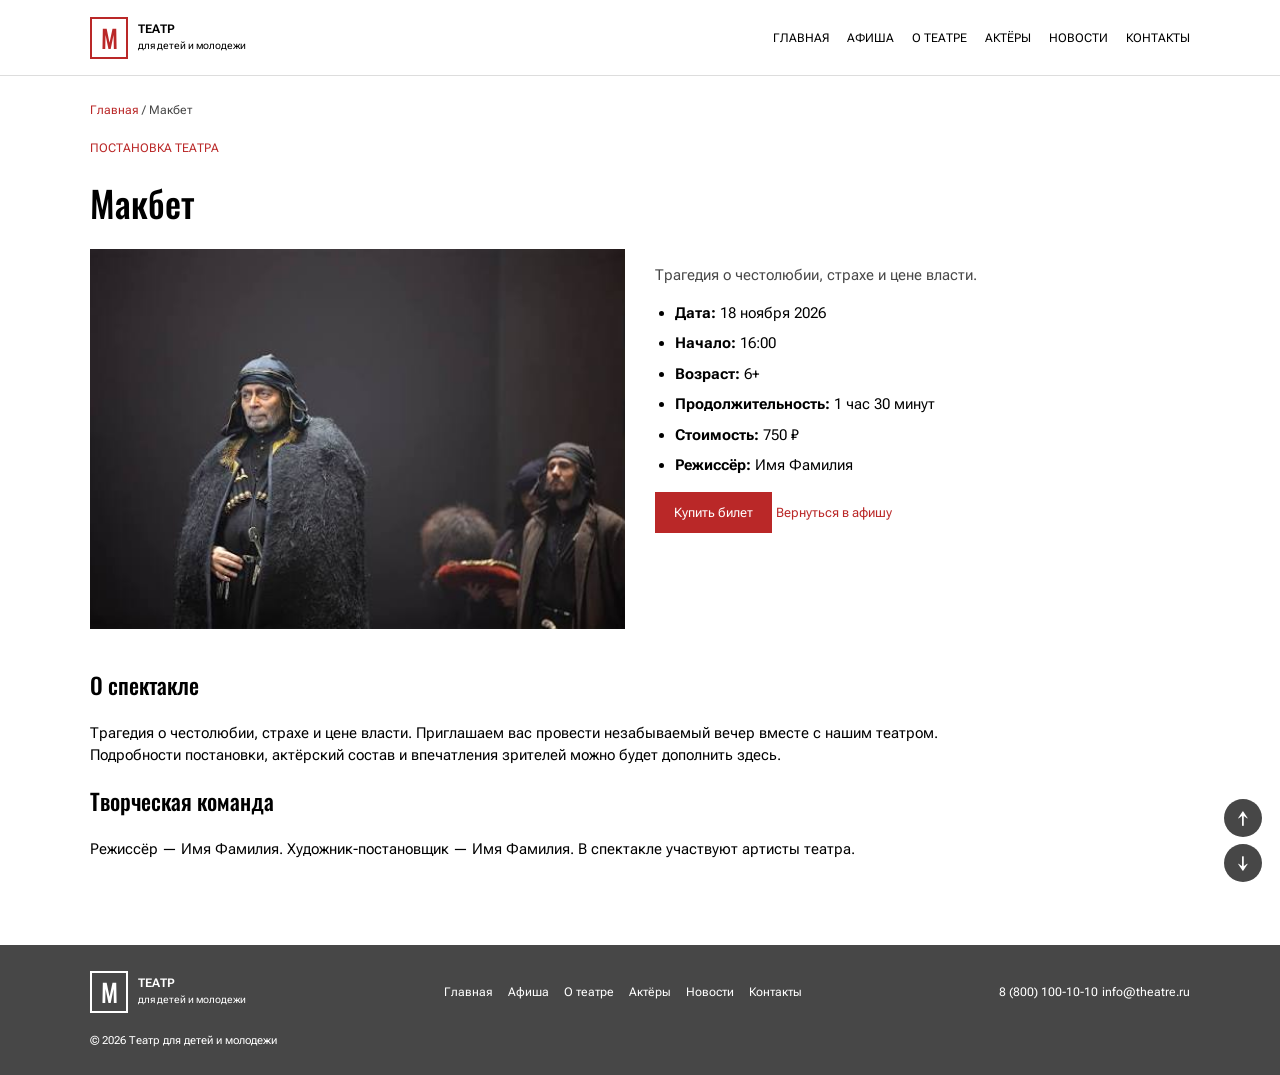
<file: pages/performance-3.html>
<!DOCTYPE html>
<html lang="ru">
    <head>
        <meta charset="UTF-8">
        <meta name="viewport" content="width=device-width, initial-scale=1.0">
        <meta name="description" content="Макбет — Театр для детей и молодежи">
        <title>Макбет — Театр для детей и молодежи</title>
        <link rel="stylesheet" href="../css/style.css">
    </head>
    <body id="top">
        <header class="site-header">
            <div class="header-inner">
                <a class="logo" href="../index.html">
                    <span class="logo-mark">М</span>
                    <span class="logo-name">
                        ТЕАТР<br>
                        <small>для детей и молодежи</small>
                    </span>
                </a>
                <nav class="main-nav" aria-label="Основная навигация">
                    <a href="../index.html">Главная</a>
                    <a href="afisha.html">Афиша</a>
                    <a href="about.html">О театре</a>
                    <a href="actors.html">Актёры</a>
                    <a href="news.html">Новости</a>
                    <a href="contacts.html">Контакты</a>
                </nav>
            </div>
        </header>
        <main class="container inner-page">
            <div class="breadcrumbs">
                <a href="../index.html">Главная</a> / Макбет
            </div>
            <p class="eyebrow">Постановка театра</p>
            <h1>Макбет</h1>
            <div class="detail-layout">
                <div class="detail-poster">
                    <img src="../images/macbeth.jpg" alt="Спектакль Макбет">
                </div>
                <div class="detail-info">
                    <p class="lead">Трагедия о честолюбии, страхе и цене власти.</p>
                    <ul class="detail-list">
                        <li>
                            <strong>Дата:</strong> 18 ноября 2026
                        </li>
                        <li>
                            <strong>Начало:</strong> 16:00
                        </li>
                        <li>
                            <strong>Возраст:</strong> 6+
                        </li>
                        <li>
                            <strong>Продолжительность:</strong> 1 час 30 минут
                        </li>
                        <li>
                            <strong>Стоимость:</strong> 750 ₽
                        </li>
                        <li>
                            <strong>Режиссёр:</strong> Имя Фамилия
                        </li>
                    </ul>
                    <a class="button button-red" href="tickets-3.html">Купить билет</a>
                    <a class="text-link back-link" href="afisha.html">Вернуться в афишу</a>
                </div>
            </div>
            <section class="content-section">
                <h2>О спектакле</h2>
                <p>Трагедия о честолюбии, страхе и цене власти. Приглашаем вас провести незабываемый вечер вместе с нашим театром. Подробности постановки, актёрский состав и впечатления зрителей можно будет дополнить здесь.</p>
                <h2>Творческая команда</h2>
                <p>Режиссёр — Имя Фамилия. Художник-постановщик — Имя Фамилия. В спектакле участвуют артисты театра.</p>
            </section>
        </main>
        <footer class="site-footer">
            <div class="container footer-inner">
                <a class="logo logo-footer" href="../index.html">
                    <span class="logo-mark">М</span>
                    <span class="logo-name">
                        ТЕАТР<br>
                        <small>для детей и молодежи</small>
                    </span>
                </a>
                <nav class="footer-nav">
                    <a href="../index.html">Главная</a>
                    <a href="afisha.html">Афиша</a>
                    <a href="about.html">О театре</a>
                    <a href="actors.html">Актёры</a>
                    <a href="news.html">Новости</a>
                    <a href="contacts.html">Контакты</a>
                </nav>
                <div class="footer-contact">
                    <a href="tel:88001001010">8 (800) 100-10-10</a>
                    <a href="mailto:info@theatre.ru">info@theatre.ru</a>
                </div>
                <p class="copyright">© 2026 Театр для детей и молодежи</p>
            </div>
        </footer>
        <div id="bottom"></div>
        <div class="scroll-controls" aria-label="Прокрутка страницы">
            <a href="#top" class="scroll-button" aria-label="Наверх" title="Наверх">↑</a>
            <a href="#bottom" class="scroll-button" aria-label="Вниз" title="Вниз">↓</a>
        </div>
    </body>
</html>
</file>
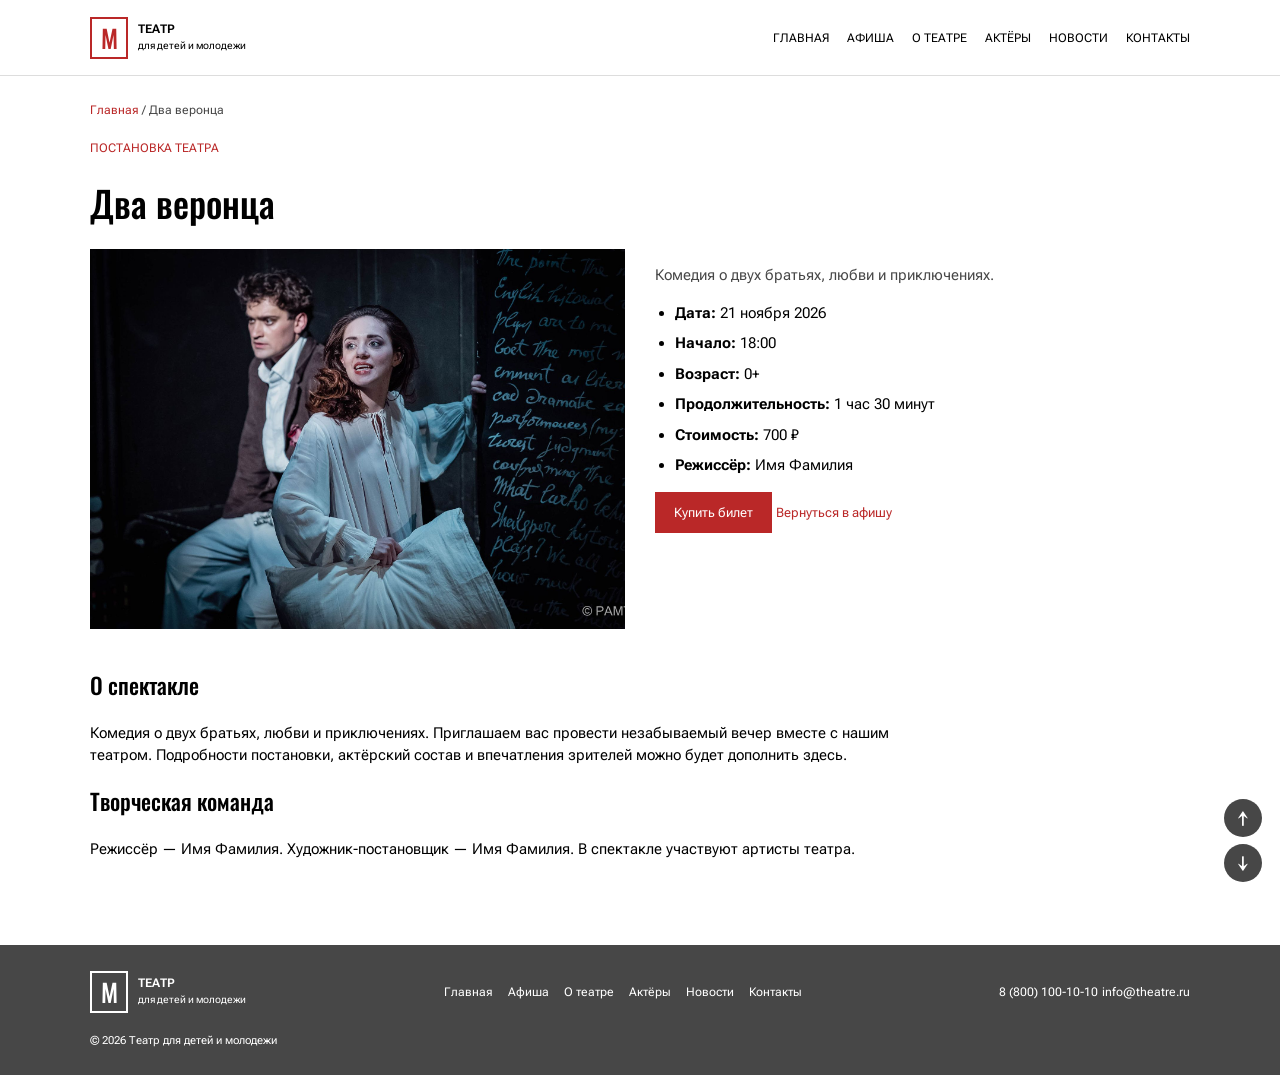
<file: pages/performance-4.html>
<!DOCTYPE html>
<html lang="ru">
    <head>
        <meta charset="UTF-8">
        <meta name="viewport" content="width=device-width, initial-scale=1.0">
        <meta name="description" content="Два веронца — Театр для детей и молодежи">
        <title>Два веронца — Театр для детей и молодежи</title>
        <link rel="stylesheet" href="../css/style.css">
    </head>
    <body id="top">
        <header class="site-header">
            <div class="header-inner">
                <a class="logo" href="../index.html">
                    <span class="logo-mark">М</span>
                    <span class="logo-name">
                        ТЕАТР<br>
                        <small>для детей и молодежи</small>
                    </span>
                </a>
                <nav class="main-nav" aria-label="Основная навигация">
                    <a href="../index.html">Главная</a>
                    <a href="afisha.html">Афиша</a>
                    <a href="about.html">О театре</a>
                    <a href="actors.html">Актёры</a>
                    <a href="news.html">Новости</a>
                    <a href="contacts.html">Контакты</a>
                </nav>
            </div>
        </header>
        <main class="container inner-page">
            <div class="breadcrumbs">
                <a href="../index.html">Главная</a> / Два веронца
            </div>
            <p class="eyebrow">Постановка театра</p>
            <h1>Два веронца</h1>
            <div class="detail-layout">
                <div class="detail-poster">
                    <img src="../images/two-gentlemen.jpg" alt="Спектакль Два веронца">
                </div>
                <div class="detail-info">
                    <p class="lead">Комедия о двух братьях, любви и приключениях.</p>
                    <ul class="detail-list">
                        <li>
                            <strong>Дата:</strong> 21 ноября 2026
                        </li>
                        <li>
                            <strong>Начало:</strong> 18:00
                        </li>
                        <li>
                            <strong>Возраст:</strong> 0+
                        </li>
                        <li>
                            <strong>Продолжительность:</strong> 1 час 30 минут
                        </li>
                        <li>
                            <strong>Стоимость:</strong> 700 ₽
                        </li>
                        <li>
                            <strong>Режиссёр:</strong> Имя Фамилия
                        </li>
                    </ul>
                    <a class="button button-red" href="tickets-4.html">Купить билет</a>
                    <a class="text-link back-link" href="afisha.html">Вернуться в афишу</a>
                </div>
            </div>
            <section class="content-section">
                <h2>О спектакле</h2>
                <p>Комедия о двух братьях, любви и приключениях. Приглашаем вас провести незабываемый вечер вместе с нашим театром. Подробности постановки, актёрский состав и впечатления зрителей можно будет дополнить здесь.</p>
                <h2>Творческая команда</h2>
                <p>Режиссёр — Имя Фамилия. Художник-постановщик — Имя Фамилия. В спектакле участвуют артисты театра.</p>
            </section>
        </main>
        <footer class="site-footer">
            <div class="container footer-inner">
                <a class="logo logo-footer" href="../index.html">
                    <span class="logo-mark">М</span>
                    <span class="logo-name">
                        ТЕАТР<br>
                        <small>для детей и молодежи</small>
                    </span>
                </a>
                <nav class="footer-nav">
                    <a href="../index.html">Главная</a>
                    <a href="afisha.html">Афиша</a>
                    <a href="about.html">О театре</a>
                    <a href="actors.html">Актёры</a>
                    <a href="news.html">Новости</a>
                    <a href="contacts.html">Контакты</a>
                </nav>
                <div class="footer-contact">
                    <a href="tel:88001001010">8 (800) 100-10-10</a>
                    <a href="mailto:info@theatre.ru">info@theatre.ru</a>
                </div>
                <p class="copyright">© 2026 Театр для детей и молодежи</p>
            </div>
        </footer>
        <div id="bottom"></div>
        <div class="scroll-controls" aria-label="Прокрутка страницы">
            <a href="#top" class="scroll-button" aria-label="Наверх" title="Наверх">↑</a>
            <a href="#bottom" class="scroll-button" aria-label="Вниз" title="Вниз">↓</a>
        </div>
    </body>
</html>
</file>
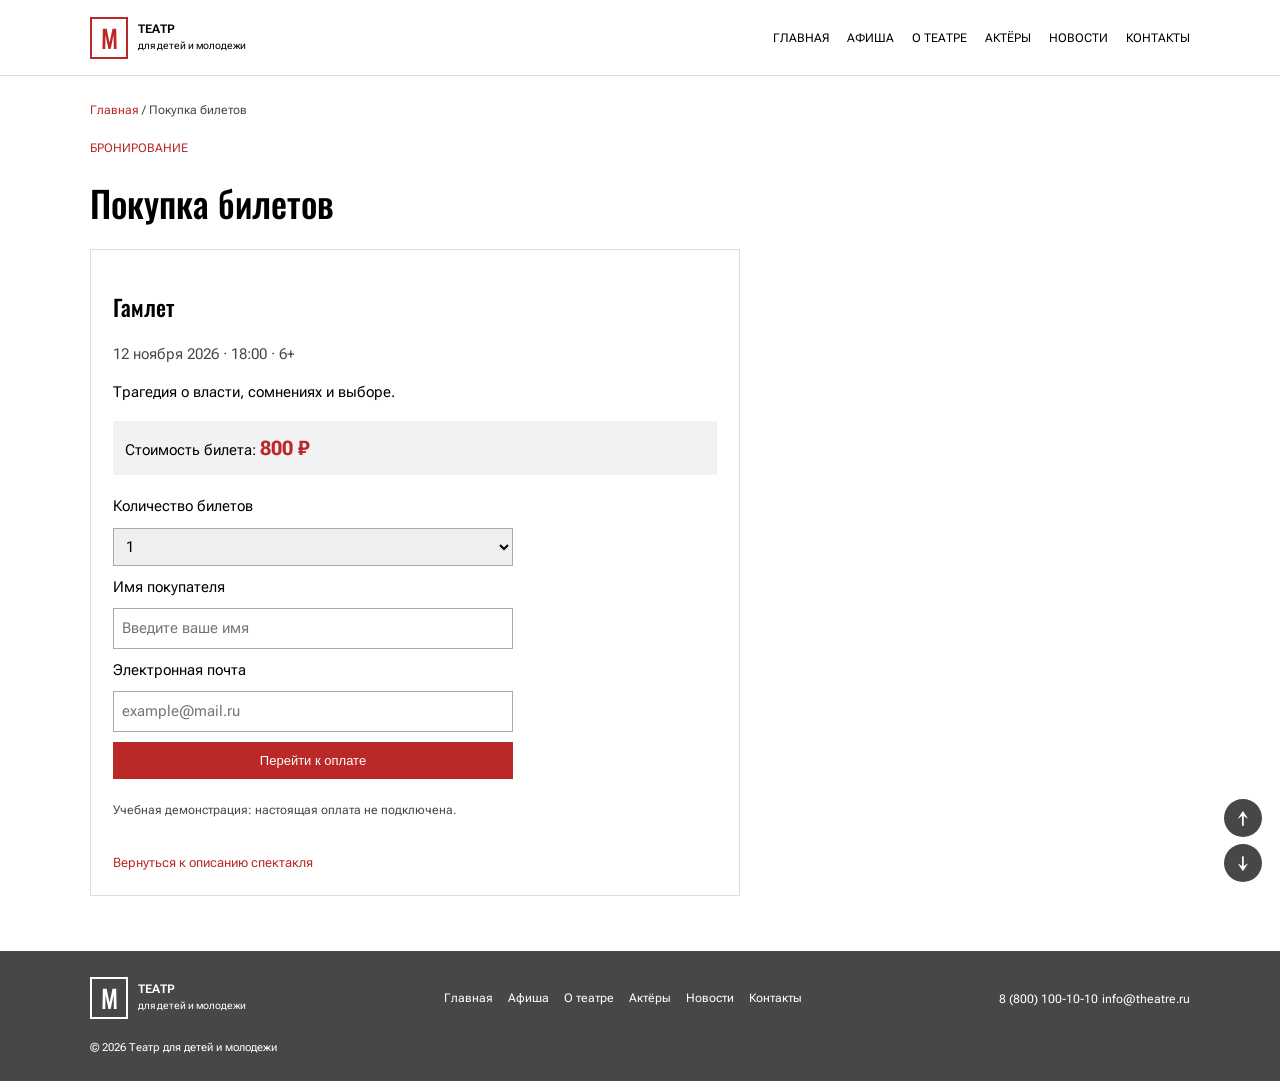
<file: pages/tickets-1.html>
<!DOCTYPE html>
<html lang="ru">
    <head>
        <meta charset="UTF-8">
        <meta name="viewport" content="width=device-width, initial-scale=1.0">
        <meta name="description" content="Покупка билетов — Театр для детей и молодежи">
        <title>Покупка билетов — Театр для детей и молодежи</title>
        <link rel="stylesheet" href="../css/style.css">
    </head>
    <body id="top">
        <header class="site-header">
            <div class="header-inner">
                <a class="logo" href="../index.html">
                    <span class="logo-mark">М</span>
                    <span class="logo-name">
                        ТЕАТР<br>
                        <small>для детей и молодежи</small>
                    </span>
                </a>
                <nav class="main-nav" aria-label="Основная навигация">
                    <a href="../index.html">Главная</a>
                    <a href="afisha.html">Афиша</a>
                    <a href="about.html">О театре</a>
                    <a href="actors.html">Актёры</a>
                    <a href="news.html">Новости</a>
                    <a href="contacts.html">Контакты</a>
                </nav>
            </div>
        </header>
        <main class="container inner-page">
            <div class="breadcrumbs">
                <a href="../index.html">Главная</a> / Покупка билетов
            </div>
            <p class="eyebrow">Бронирование</p>
            <h1>Покупка билетов</h1>
            <div class="ticket-panel">
                <h2>Гамлет</h2>
                <p class="lead">12 ноября 2026 · 18:00 · 6+</p>
                <p>Трагедия о власти, сомнениях и выборе.</p>
                <div class="ticket-price">
                    Стоимость билета: <strong>800 ₽</strong>
                </div>
                <form class="ticket-form" action="#" method="get">
                    <label for="quantity-1">Количество билетов</label>
                    <select id="quantity-1" name="quantity">
                        <option>1</option>
                        <option>2</option>
                        <option>3</option>
                        <option>4</option>
                    </select>
                    <label for="buyer-1">Имя покупателя</label>
                    <input id="buyer-1" name="buyer" type="text" placeholder="Введите ваше имя">
                    <label for="email-1">Электронная почта</label>
                    <input id="email-1" name="email" type="email" placeholder="example@mail.ru">
                    <button class="button button-red" type="button">Перейти к оплате</button>
                    <p class="form-note">Учебная демонстрация: настоящая оплата не подключена.</p>
                </form>
                <a class="text-link" href="performance-1.html">Вернуться к описанию спектакля</a>
            </div>
        </main>
        <footer class="site-footer">
            <div class="container footer-inner">
                <a class="logo logo-footer" href="../index.html">
                    <span class="logo-mark">М</span>
                    <span class="logo-name">
                        ТЕАТР<br>
                        <small>для детей и молодежи</small>
                    </span>
                </a>
                <nav class="footer-nav">
                    <a href="../index.html">Главная</a>
                    <a href="afisha.html">Афиша</a>
                    <a href="about.html">О театре</a>
                    <a href="actors.html">Актёры</a>
                    <a href="news.html">Новости</a>
                    <a href="contacts.html">Контакты</a>
                </nav>
                <div class="footer-contact">
                    <a href="tel:88001001010">8 (800) 100-10-10</a>
                    <a href="mailto:info@theatre.ru">info@theatre.ru</a>
                </div>
                <p class="copyright">© 2026 Театр для детей и молодежи</p>
            </div>
        </footer>
        <div id="bottom"></div>
        <div class="scroll-controls" aria-label="Прокрутка страницы">
            <a href="#top" class="scroll-button" aria-label="Наверх" title="Наверх">↑</a>
            <a href="#bottom" class="scroll-button" aria-label="Вниз" title="Вниз">↓</a>
        </div>
    </body>
</html>
</file>
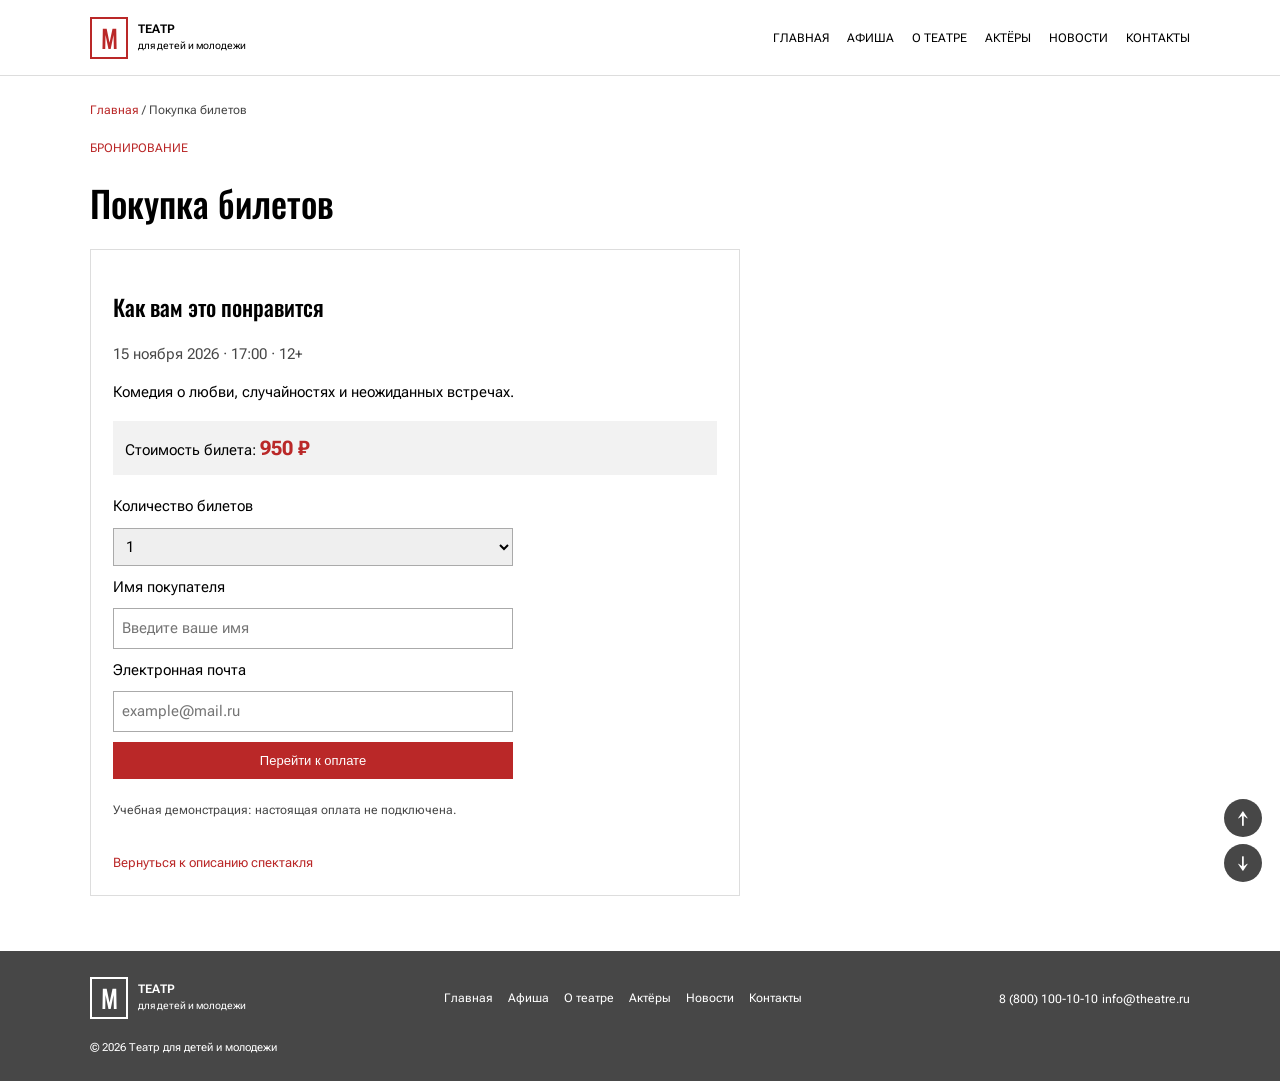
<file: pages/tickets-2.html>
<!DOCTYPE html>
<html lang="ru">
    <head>
        <meta charset="UTF-8">
        <meta name="viewport" content="width=device-width, initial-scale=1.0">
        <meta name="description" content="Покупка билетов — Театр для детей и молодежи">
        <title>Покупка билетов — Театр для детей и молодежи</title>
        <link rel="stylesheet" href="../css/style.css">
    </head>
    <body id="top">
        <header class="site-header">
            <div class="header-inner">
                <a class="logo" href="../index.html">
                    <span class="logo-mark">М</span>
                    <span class="logo-name">
                        ТЕАТР<br>
                        <small>для детей и молодежи</small>
                    </span>
                </a>
                <nav class="main-nav" aria-label="Основная навигация">
                    <a href="../index.html">Главная</a>
                    <a href="afisha.html">Афиша</a>
                    <a href="about.html">О театре</a>
                    <a href="actors.html">Актёры</a>
                    <a href="news.html">Новости</a>
                    <a href="contacts.html">Контакты</a>
                </nav>
            </div>
        </header>
        <main class="container inner-page">
            <div class="breadcrumbs">
                <a href="../index.html">Главная</a> / Покупка билетов
            </div>
            <p class="eyebrow">Бронирование</p>
            <h1>Покупка билетов</h1>
            <div class="ticket-panel">
                <h2>Как вам это понравится</h2>
                <p class="lead">15 ноября 2026 · 17:00 · 12+</p>
                <p>Комедия о любви, случайностях и неожиданных встречах.</p>
                <div class="ticket-price">
                    Стоимость билета: <strong>950 ₽</strong>
                </div>
                <form class="ticket-form" action="#" method="get">
                    <label for="quantity-2">Количество билетов</label>
                    <select id="quantity-2" name="quantity">
                        <option>1</option>
                        <option>2</option>
                        <option>3</option>
                        <option>4</option>
                    </select>
                    <label for="buyer-2">Имя покупателя</label>
                    <input id="buyer-2" name="buyer" type="text" placeholder="Введите ваше имя">
                    <label for="email-2">Электронная почта</label>
                    <input id="email-2" name="email" type="email" placeholder="example@mail.ru">
                    <button class="button button-red" type="button">Перейти к оплате</button>
                    <p class="form-note">Учебная демонстрация: настоящая оплата не подключена.</p>
                </form>
                <a class="text-link" href="performance-2.html">Вернуться к описанию спектакля</a>
            </div>
        </main>
        <footer class="site-footer">
            <div class="container footer-inner">
                <a class="logo logo-footer" href="../index.html">
                    <span class="logo-mark">М</span>
                    <span class="logo-name">
                        ТЕАТР<br>
                        <small>для детей и молодежи</small>
                    </span>
                </a>
                <nav class="footer-nav">
                    <a href="../index.html">Главная</a>
                    <a href="afisha.html">Афиша</a>
                    <a href="about.html">О театре</a>
                    <a href="actors.html">Актёры</a>
                    <a href="news.html">Новости</a>
                    <a href="contacts.html">Контакты</a>
                </nav>
                <div class="footer-contact">
                    <a href="tel:88001001010">8 (800) 100-10-10</a>
                    <a href="mailto:info@theatre.ru">info@theatre.ru</a>
                </div>
                <p class="copyright">© 2026 Театр для детей и молодежи</p>
            </div>
        </footer>
        <div id="bottom"></div>
        <div class="scroll-controls" aria-label="Прокрутка страницы">
            <a href="#top" class="scroll-button" aria-label="Наверх" title="Наверх">↑</a>
            <a href="#bottom" class="scroll-button" aria-label="Вниз" title="Вниз">↓</a>
        </div>
    </body>
</html>
</file>
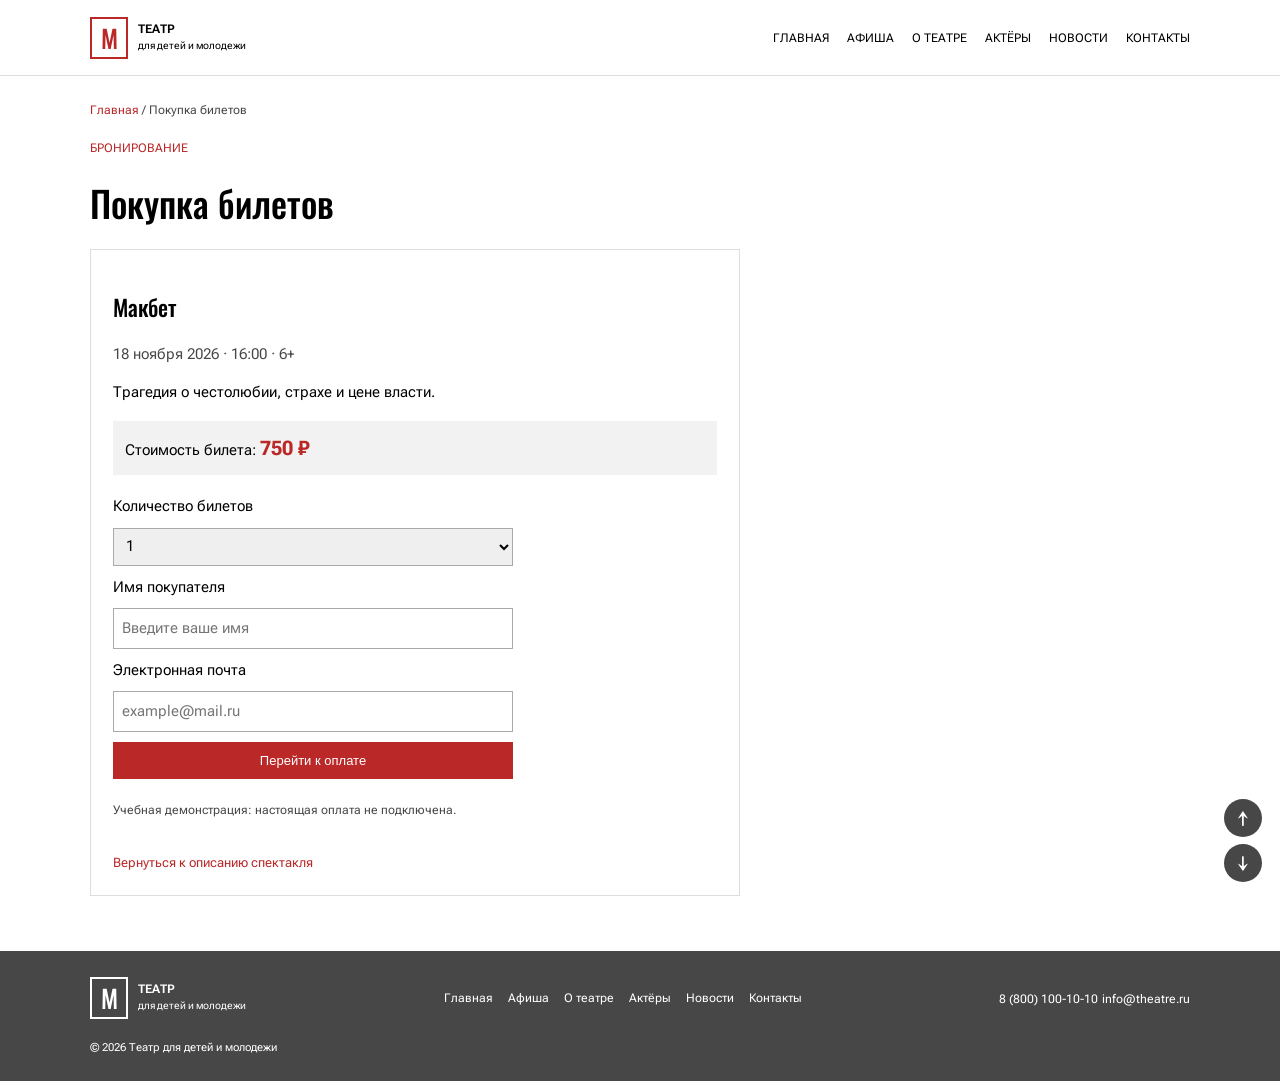
<file: pages/tickets-3.html>
<!DOCTYPE html>
<html lang="ru">
    <head>
        <meta charset="UTF-8">
        <meta name="viewport" content="width=device-width, initial-scale=1.0">
        <meta name="description" content="Покупка билетов — Театр для детей и молодежи">
        <title>Покупка билетов — Театр для детей и молодежи</title>
        <link rel="stylesheet" href="../css/style.css">
    </head>
    <body id="top">
        <header class="site-header">
            <div class="header-inner">
                <a class="logo" href="../index.html">
                    <span class="logo-mark">М</span>
                    <span class="logo-name">
                        ТЕАТР<br>
                        <small>для детей и молодежи</small>
                    </span>
                </a>
                <nav class="main-nav" aria-label="Основная навигация">
                    <a href="../index.html">Главная</a>
                    <a href="afisha.html">Афиша</a>
                    <a href="about.html">О театре</a>
                    <a href="actors.html">Актёры</a>
                    <a href="news.html">Новости</a>
                    <a href="contacts.html">Контакты</a>
                </nav>
            </div>
        </header>
        <main class="container inner-page">
            <div class="breadcrumbs">
                <a href="../index.html">Главная</a> / Покупка билетов
            </div>
            <p class="eyebrow">Бронирование</p>
            <h1>Покупка билетов</h1>
            <div class="ticket-panel">
                <h2>Макбет</h2>
                <p class="lead">18 ноября 2026 · 16:00 · 6+</p>
                <p>Трагедия о честолюбии, страхе и цене власти.</p>
                <div class="ticket-price">
                    Стоимость билета: <strong>750 ₽</strong>
                </div>
                <form class="ticket-form" action="#" method="get">
                    <label for="quantity-3">Количество билетов</label>
                    <select id="quantity-3" name="quantity">
                        <option>1</option>
                        <option>2</option>
                        <option>3</option>
                        <option>4</option>
                    </select>
                    <label for="buyer-3">Имя покупателя</label>
                    <input id="buyer-3" name="buyer" type="text" placeholder="Введите ваше имя">
                    <label for="email-3">Электронная почта</label>
                    <input id="email-3" name="email" type="email" placeholder="example@mail.ru">
                    <button class="button button-red" type="button">Перейти к оплате</button>
                    <p class="form-note">Учебная демонстрация: настоящая оплата не подключена.</p>
                </form>
                <a class="text-link" href="performance-3.html">Вернуться к описанию спектакля</a>
            </div>
        </main>
        <footer class="site-footer">
            <div class="container footer-inner">
                <a class="logo logo-footer" href="../index.html">
                    <span class="logo-mark">М</span>
                    <span class="logo-name">
                        ТЕАТР<br>
                        <small>для детей и молодежи</small>
                    </span>
                </a>
                <nav class="footer-nav">
                    <a href="../index.html">Главная</a>
                    <a href="afisha.html">Афиша</a>
                    <a href="about.html">О театре</a>
                    <a href="actors.html">Актёры</a>
                    <a href="news.html">Новости</a>
                    <a href="contacts.html">Контакты</a>
                </nav>
                <div class="footer-contact">
                    <a href="tel:88001001010">8 (800) 100-10-10</a>
                    <a href="mailto:info@theatre.ru">info@theatre.ru</a>
                </div>
                <p class="copyright">© 2026 Театр для детей и молодежи</p>
            </div>
        </footer>
        <div id="bottom"></div>
        <div class="scroll-controls" aria-label="Прокрутка страницы">
            <a href="#top" class="scroll-button" aria-label="Наверх" title="Наверх">↑</a>
            <a href="#bottom" class="scroll-button" aria-label="Вниз" title="Вниз">↓</a>
        </div>
    </body>
</html>
</file>
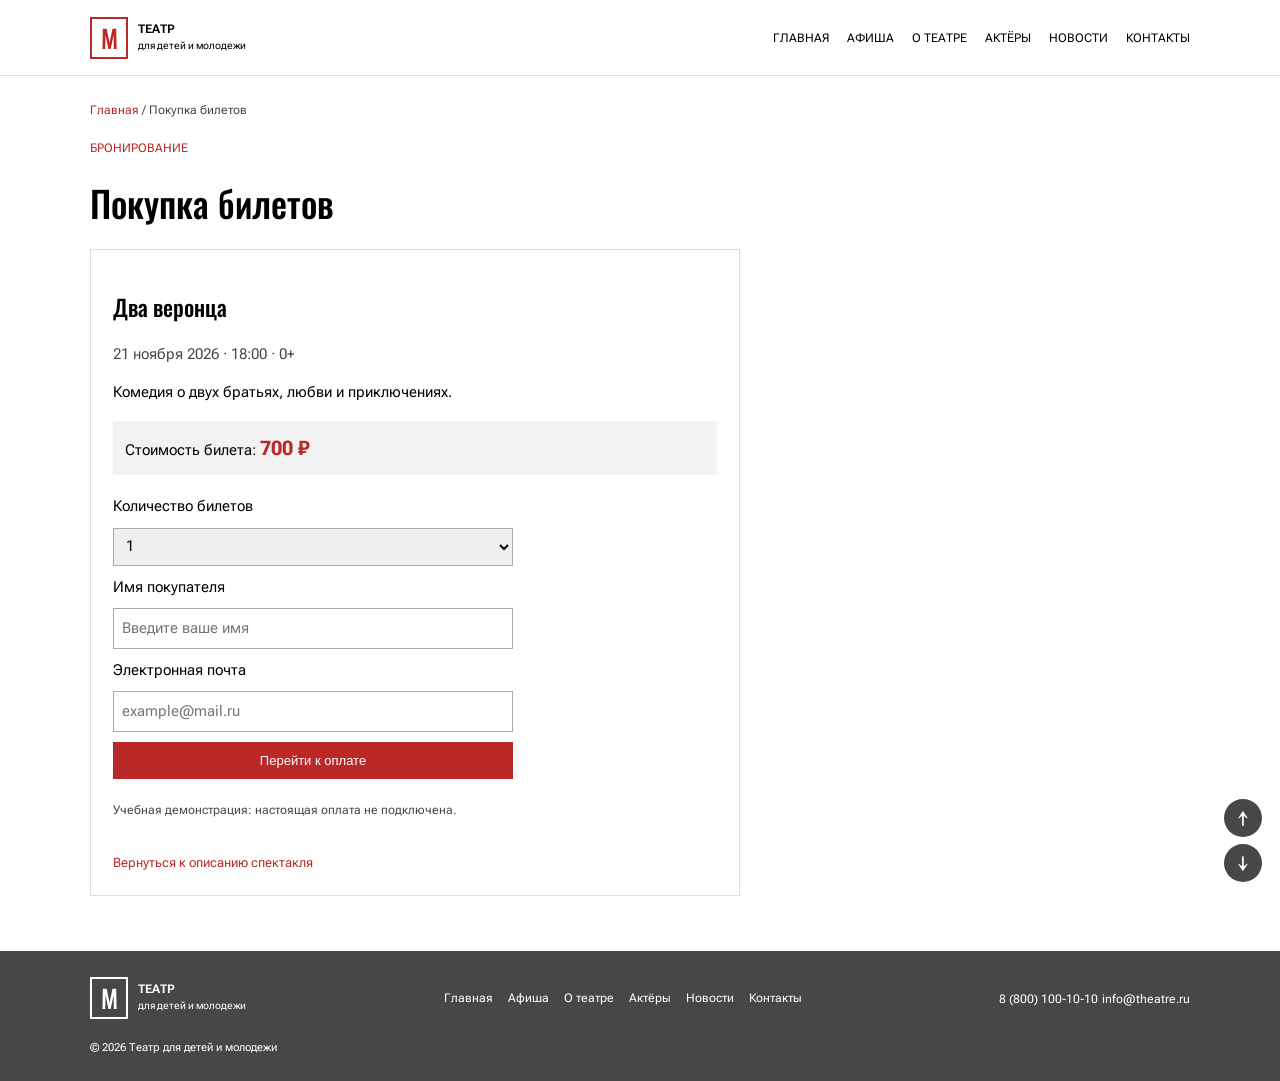
<file: pages/tickets-4.html>
<!DOCTYPE html>
<html lang="ru">
    <head>
        <meta charset="UTF-8">
        <meta name="viewport" content="width=device-width, initial-scale=1.0">
        <meta name="description" content="Покупка билетов — Театр для детей и молодежи">
        <title>Покупка билетов — Театр для детей и молодежи</title>
        <link rel="stylesheet" href="../css/style.css">
    </head>
    <body id="top">
        <header class="site-header">
            <div class="header-inner">
                <a class="logo" href="../index.html">
                    <span class="logo-mark">М</span>
                    <span class="logo-name">
                        ТЕАТР<br>
                        <small>для детей и молодежи</small>
                    </span>
                </a>
                <nav class="main-nav" aria-label="Основная навигация">
                    <a href="../index.html">Главная</a>
                    <a href="afisha.html">Афиша</a>
                    <a href="about.html">О театре</a>
                    <a href="actors.html">Актёры</a>
                    <a href="news.html">Новости</a>
                    <a href="contacts.html">Контакты</a>
                </nav>
            </div>
        </header>
        <main class="container inner-page">
            <div class="breadcrumbs">
                <a href="../index.html">Главная</a> / Покупка билетов
            </div>
            <p class="eyebrow">Бронирование</p>
            <h1>Покупка билетов</h1>
            <div class="ticket-panel">
                <h2>Два веронца</h2>
                <p class="lead">21 ноября 2026 · 18:00 · 0+</p>
                <p>Комедия о двух братьях, любви и приключениях.</p>
                <div class="ticket-price">
                    Стоимость билета: <strong>700 ₽</strong>
                </div>
                <form class="ticket-form" action="#" method="get">
                    <label for="quantity-4">Количество билетов</label>
                    <select id="quantity-4" name="quantity">
                        <option>1</option>
                        <option>2</option>
                        <option>3</option>
                        <option>4</option>
                    </select>
                    <label for="buyer-4">Имя покупателя</label>
                    <input id="buyer-4" name="buyer" type="text" placeholder="Введите ваше имя">
                    <label for="email-4">Электронная почта</label>
                    <input id="email-4" name="email" type="email" placeholder="example@mail.ru">
                    <button class="button button-red" type="button">Перейти к оплате</button>
                    <p class="form-note">Учебная демонстрация: настоящая оплата не подключена.</p>
                </form>
                <a class="text-link" href="performance-4.html">Вернуться к описанию спектакля</a>
            </div>
        </main>
        <footer class="site-footer">
            <div class="container footer-inner">
                <a class="logo logo-footer" href="../index.html">
                    <span class="logo-mark">М</span>
                    <span class="logo-name">
                        ТЕАТР<br>
                        <small>для детей и молодежи</small>
                    </span>
                </a>
                <nav class="footer-nav">
                    <a href="../index.html">Главная</a>
                    <a href="afisha.html">Афиша</a>
                    <a href="about.html">О театре</a>
                    <a href="actors.html">Актёры</a>
                    <a href="news.html">Новости</a>
                    <a href="contacts.html">Контакты</a>
                </nav>
                <div class="footer-contact">
                    <a href="tel:88001001010">8 (800) 100-10-10</a>
                    <a href="mailto:info@theatre.ru">info@theatre.ru</a>
                </div>
                <p class="copyright">© 2026 Театр для детей и молодежи</p>
            </div>
        </footer>
        <div id="bottom"></div>
        <div class="scroll-controls" aria-label="Прокрутка страницы">
            <a href="#top" class="scroll-button" aria-label="Наверх" title="Наверх">↑</a>
            <a href="#bottom" class="scroll-button" aria-label="Вниз" title="Вниз">↓</a>
        </div>
    </body>
</html>
</file>
<file: css/style.css>
@import url('https://fonts.googleapis.com/css2?family=Oswald:wght@400;500;600&family=Roboto+Flex:opsz,wght@8..144,400;8..144,500;8..144,600;8..144,700&display=swap');

* {
    box-sizing: border-box;
}

html {
    scroll-behavior: smooth;
}

body {
    margin: 0;
    color: #000000;
    background: #ffffff;
    font-family: "Roboto Flex", Arial, sans-serif;
    font-size: 15px;
    line-height: 1.5;
}

h1, h2, h3, .logo-mark {
    font-family: "Oswald", Arial, sans-serif;
    font-weight: 500;
}

a {
    color: inherit;
    text-decoration: none;
}

a:hover {
    color: #BA2828;
}

.container {
    width: 90%;
    max-width: 1100px;
    margin: 0 auto;
}


.site-header {
    border-bottom: 1px solid #dddddd;
}

.header-inner {
    width: 90%;
    max-width: 1100px;
    min-height: 75px;
    margin: 0 auto;
    display: flex;
    align-items: center;
    justify-content: space-between;
    gap: 20px;
}

.logo {
    display: flex;
    align-items: center;
    gap: 10px;
    flex-shrink: 0;
}

.logo-mark {
    width: 38px;
    height: 42px;
    display: flex;
    align-items: center;
    justify-content: center;
    border: 2px solid #BA2828;
    color: #BA2828;
    font-size: 25px;
}

.logo-name {
    font-size: 12px;
    font-weight: 700;
    line-height: 1.3;
}

.logo-name small {
    font-size: 10px;
    font-weight: 400;
}

.main-nav {
    display: flex;
    flex-wrap: wrap;
    gap: 18px;
}

.main-nav a {
    padding: 10px 0;
    font-size: 12px;
    text-transform: uppercase;
}

.main-nav a.active,
.main-nav a:hover {
    color: #BA2828;
}

/* Главный блок */

.hero {
    display: grid;
    grid-template-columns: 1.2fr 1fr;
    gap: 30px;
    align-items: center;
    padding-top: 30px;
}

.hero-poster {
    display: block;
    height: 300px;
    overflow: hidden;
    background: #474747;
}

.hero-poster img {
    display: block;
    width: 100%;
    height: 100%;
    object-fit: cover;
}

.hero-info {
    max-width: 440px;
}

.eyebrow {
    color: #BA2828;
    font-size: 12px;
    text-transform: uppercase;
}

h1 {
    font-size: 36px;
    line-height: 1.2;
}

.hero-info p {
    color: #474747;
}

.button {
    display: inline-block;
    padding: 10px 18px;
    border: 1px solid #BA2828;
    background: #BA2828;
    color: #ffffff;
    font-size: 13px;
}

.button:hover {
    background: #ffffff;
    color: #BA2828;
}

/* Разделы */

.section {
    padding-top: 45px;
    padding-bottom: 45px;
}

.section-heading {
    display: flex;
    justify-content: space-between;
    align-items: center;
    gap: 15px;
    margin-bottom: 20px;
}

.section-heading h2 {
    margin: 0;
    font-size: 28px;
}

.text-link {
    color: #BA2828;
    font-size: 13px;
}

/* Карусель спектаклей */

.performance-carousel {
    display: flex;
    gap: 20px;
    overflow-x: auto;
    overflow-y: hidden;
    padding: 5px 5px 15px;
}

.performance-card {
    flex: 0 0 320px;
    min-width: 0;
    border: 1px solid #dddddd;
    background: #ffffff;
}

.card-poster {
    display: block;
    width: 100%;
    height: 210px;
    overflow: hidden;
    background: #474747;
}

.card-poster img {
    display: block;
    width: 100%;
    height: 100%;
    object-fit: cover;
}

.card-content {
    padding: 15px;
}

.card-meta,
.news-copy time {
    color: #474747;
    font-size: 12px;
}

.card-content h3 {
    margin: 8px 0;
    font-size: 21px;
}

.card-description {
    min-height: 42px;
    color: #474747;
    font-size: 14px;
}

.card-bottom,
.card-actions {
    display: flex;
    align-items: center;
    justify-content: space-between;
    flex-wrap: wrap;
    gap: 10px;
    margin-top: 12px;
}

.button-small {
    padding: 7px 12px;
    font-size: 12px;
}

.scroll-hint {
    color: #474747;
    font-size: 12px;
    text-align: right;
}

/* Новости */

.news-grid {
    display: grid;
    grid-template-columns: repeat(2, 1fr);
    gap: 20px;
}

.news-card {
    display: grid;
    grid-template-columns: 1fr 1fr;
    border: 1px solid #dddddd;
}

.news-image {
    display: block;
    min-height: 180px;
    overflow: hidden;
    background: #474747;
}

.news-image img {
    display: block;
    width: 100%;
    height: 100%;
    min-height: 180px;
    object-fit: cover;
}

.news-copy {
    padding: 15px;
}

.news-copy h3 {
    font-size: 20px;
}



.inner-page {
    min-height: 55vh;
    padding-top: 25px;
    padding-bottom: 55px;
}

.breadcrumbs {
    margin-bottom: 20px;
    color: #474747;
    font-size: 12px;
}

.breadcrumbs a {
    color: #BA2828;
}

.lead {
    max-width: 750px;
    color: #474747;
}

.afisha-grid {
    display: grid;
    grid-template-columns: repeat(3, 1fr);
    gap: 20px;
    margin-top: 25px;
}

.detail-layout {
    display: grid;
    grid-template-columns: 1fr 1fr;
    gap: 30px;
    align-items: start;
    margin: 25px 0 40px;
}

.detail-poster {
    height: 380px;
    overflow: hidden;
    background: #474747;
}

.detail-poster img {
    display: block;
    width: 100%;
    height: 100%;
    object-fit: cover;
}

.detail-list {
    padding-left: 20px;
}

.detail-list li {
    margin: 8px 0;
}

.content-section {
    max-width: 850px;
    margin: 30px 0;
}

.ticket-panel {
    max-width: 650px;
    padding: 22px;
    border: 1px solid #dddddd;
    margin-top: 25px;
}

.ticket-price {
    margin: 18px 0;
    padding: 12px;
    background: #f2f2f2;
}

.ticket-price strong {
    color: #BA2828;
    font-size: 20px;
}

.ticket-form {
    display: grid;
    gap: 10px;
    max-width: 400px;
    margin: 20px 0;
}

.ticket-form input,
.ticket-form select {
    width: 100%;
    min-height: 38px;
    padding: 8px;
    border: 1px solid #aaaaaa;
    font: inherit;
}

.ticket-form button {
    cursor: pointer;
}

.form-note {
    color: #474747;
    font-size: 12px;
}


.people-grid {
    display: grid;
    grid-template-columns: repeat(4, 1fr);
    gap: 18px;
    margin-top: 25px;
}

.person-card {
    border: 1px solid #dddddd;
    padding: 12px;
}

.person-card h2 {
    font-size: 19px;
}

.person-placeholder {
    min-height: 155px;
    display: flex;
    align-items: center;
    justify-content: center;
    background: #eeeeee;
    color: #474747;
    font-family: "Oswald", Arial, sans-serif;
    font-size: 55px;
}


.contact-grid {
    display: grid;
    grid-template-columns: 1fr 1fr;
    gap: 20px;
    margin-top: 25px;
}

.contact-card {
    padding: 20px;
    border: 1px solid #dddddd;
}

.map-placeholder {
    min-height: 260px;
    display: flex;
    align-items: center;
    justify-content: center;
    padding: 20px;
    background: #eeeeee;
    color: #474747;
    text-align: center;
}



.site-footer {
    background: #474747;
    color: #ffffff;
}

.footer-inner {
    min-height: 130px;
    display: flex;
    align-items: center;
    justify-content: space-between;
    flex-wrap: wrap;
    gap: 20px;
    padding-top: 25px;
    padding-bottom: 25px;
}

.logo-footer .logo-mark {
    border-color: #ffffff;
    color: #ffffff;
}

.logo-footer .logo-name {
    color: #ffffff;
}

.footer-nav {
    display: flex;
    flex-wrap: wrap;
    gap: 15px;
}

.footer-nav a,
.footer-contact a {
    font-size: 12px;
}

.copyright {
    flex-basis: 100%;
    margin: 0;
    color: #ffffff;
    font-size: 11px;
}

.scroll-controls {
    position: fixed;
    right: 18px;
    bottom: 18px;
    display: flex;
    flex-direction: column;
    gap: 7px;
}

.scroll-button {
    width: 38px;
    height: 38px;
    display: flex;
    align-items: center;
    justify-content: center;
    border-radius: 50%;
    background: #474747;
    color: #ffffff;
    font-size: 22px;
}



@media (max-width: 800px) {
    .header-inner {
        align-items: flex-start;
        flex-direction: column;
        padding: 12px 0;
    }

    .hero,
    .detail-layout {
        grid-template-columns: 1fr 1fr;
    }

    .performance-card {
        flex-basis: 290px;
    }

    .afisha-grid,
    .people-grid {
        grid-template-columns: repeat(2, 1fr);
    }

    .news-grid {
        grid-template-columns: 1fr;
    }
}

@media (max-width: 560px) {
    .hero,
    .detail-layout,
    .contact-grid {
        grid-template-columns: 1fr;
    }

    .main-nav {
        gap: 8px 14px;
    }

    .main-nav a {
        font-size: 11px;
    }

    .performance-card {
        flex-basis: 85%;
    }

    .afisha-grid,
    .people-grid {
        grid-template-columns: 1fr;
    }

    .news-card {
        grid-template-columns: 1fr;
    }

    .news-image {
        min-height: 150px;
    }

    .footer-inner {
        align-items: flex-start;
        flex-direction: column;
    }
}
</file>
